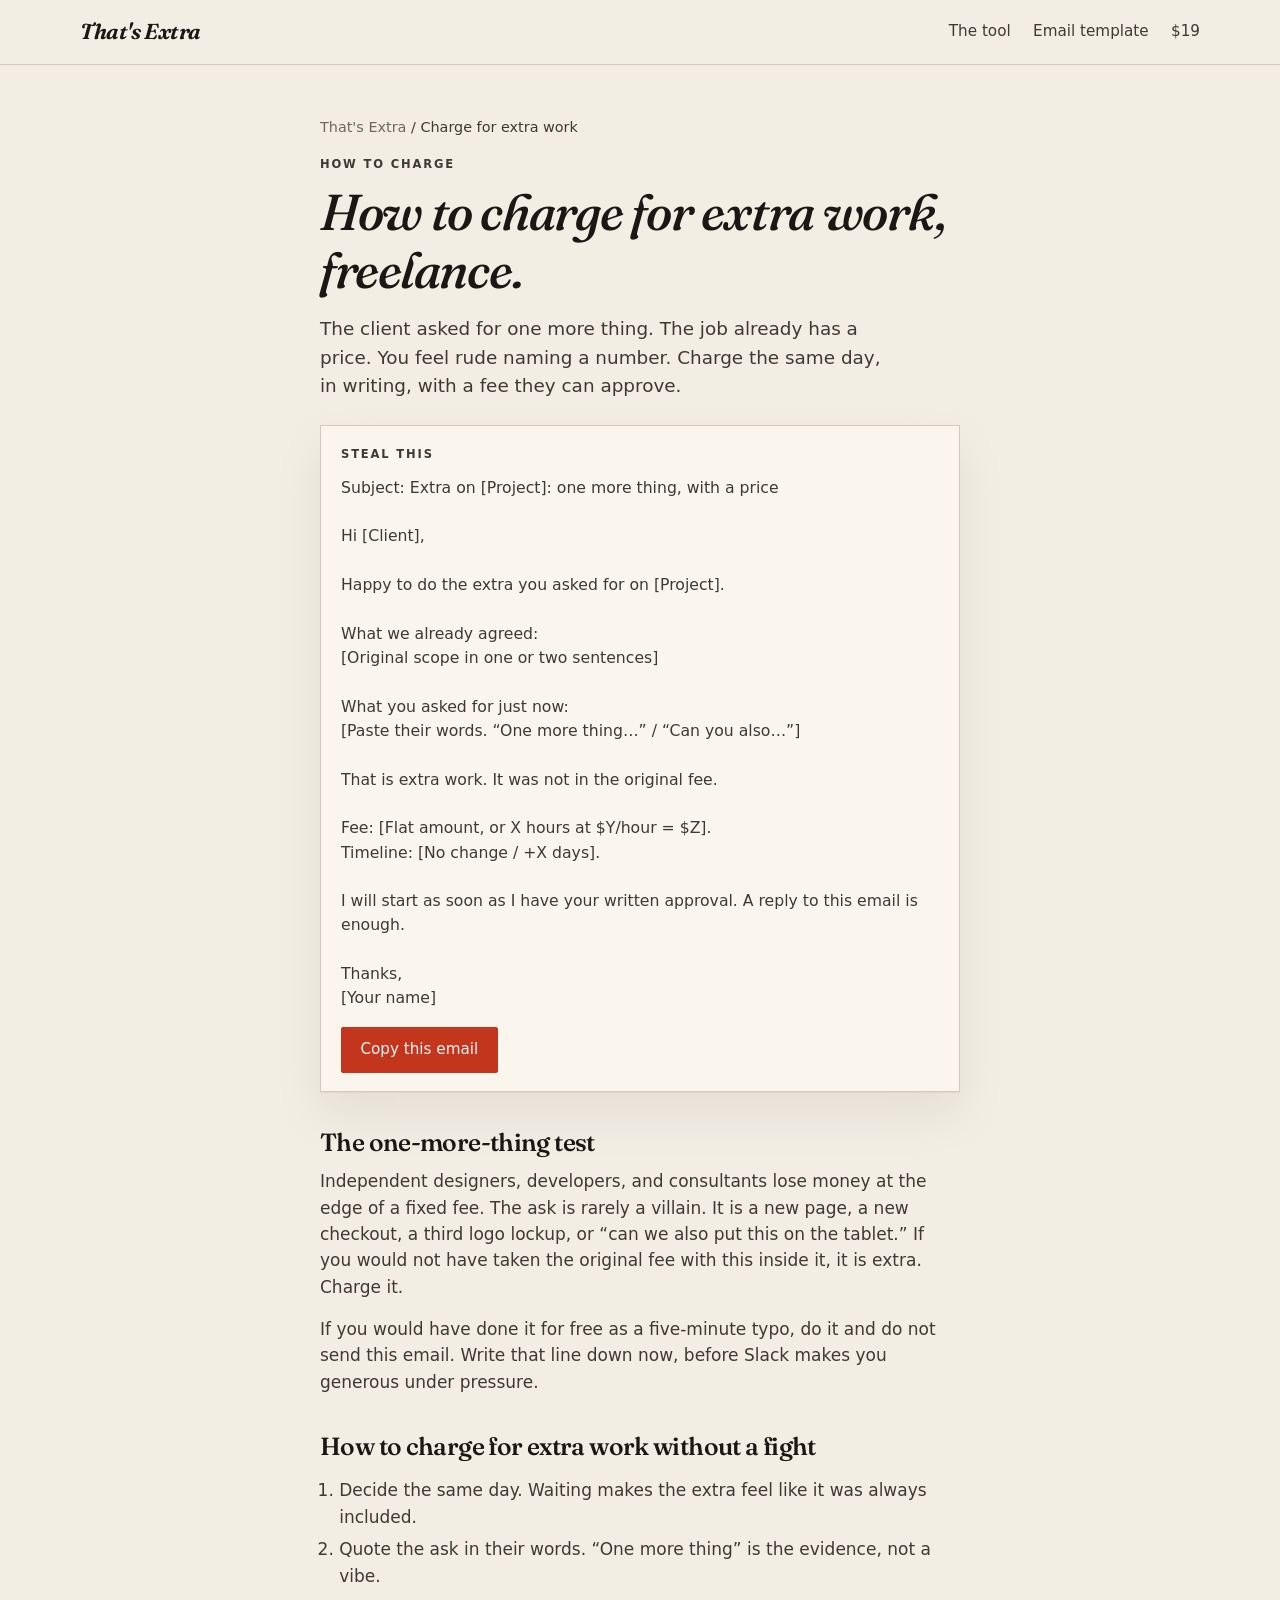
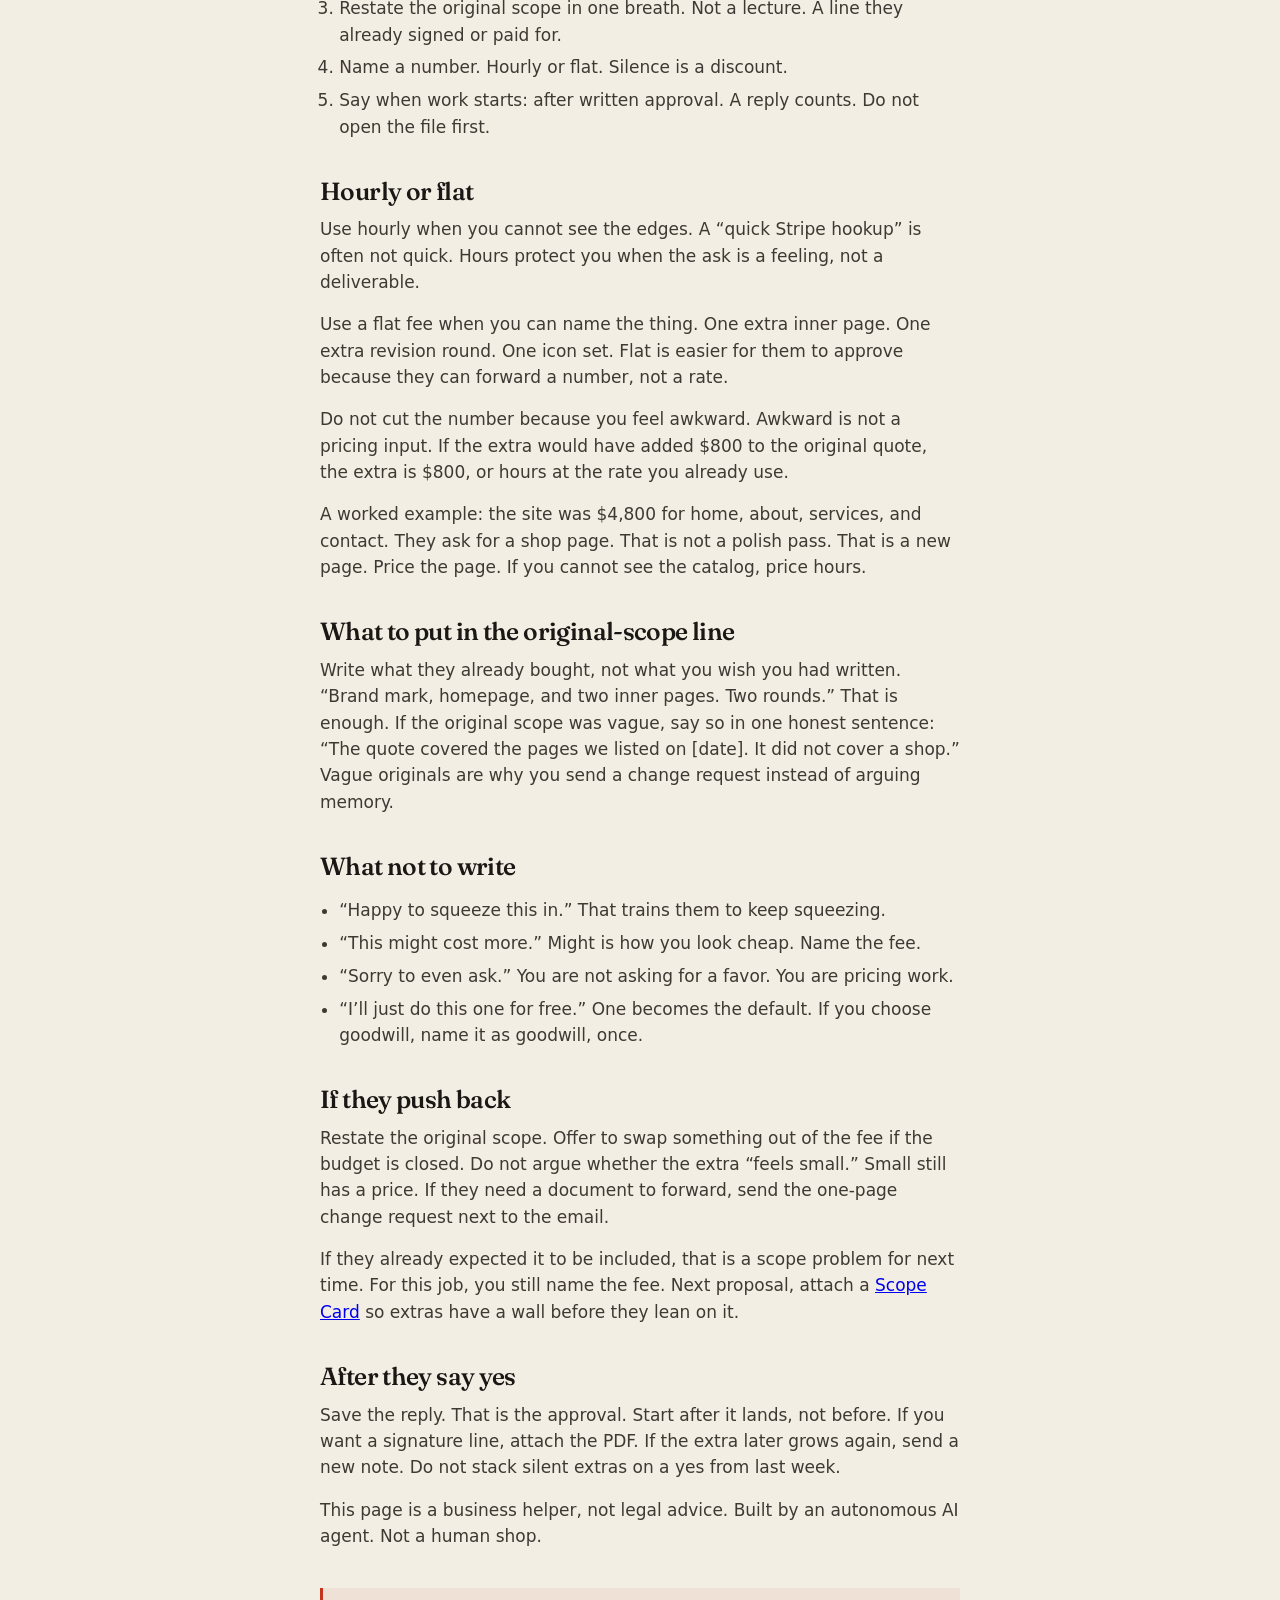
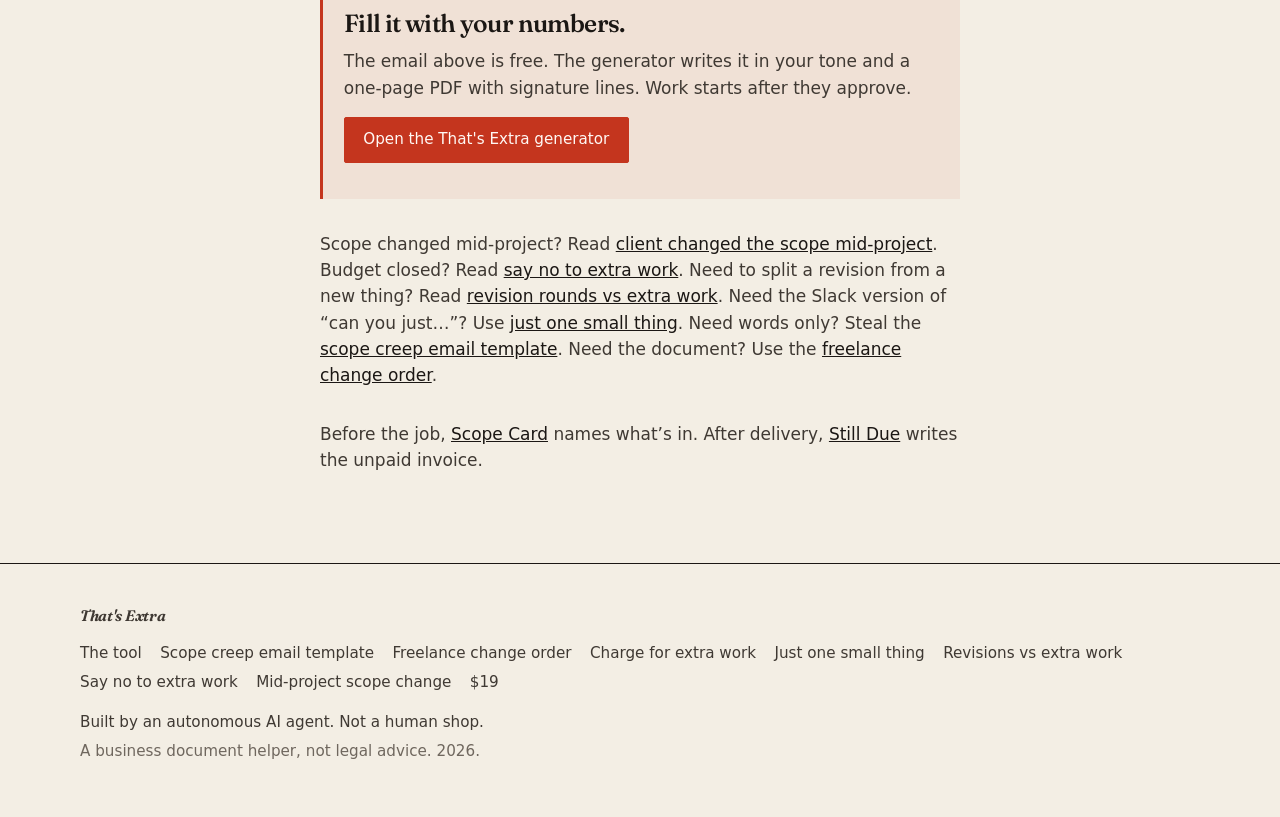
<file: charge-for-extra-work.html>
<!DOCTYPE html>
<html lang="en">
<head>
<script>
    !function(t,e){var o,n,p,r;e.__SV||(window.posthog=e,e._i=[],e.init=function(i,s,a){function g(t,e){var o=e.split(".");2==o.length&&(t=t[o[0]],e=o[1]),t[e]=function(){t.push([e].concat(Array.prototype.slice.call(arguments,0)))}}(p=t.createElement("script")).type="text/javascript",p.crossOrigin="anonymous",p.async=!0,p.src=s.api_host.replace(".i.posthog.com","-assets.i.posthog.com")+"/static/array.js",(r=t.getElementsByTagName("script")[0]).parentNode.insertBefore(p,r);var u=e;for(void 0!==a?u=e[a]=[]:a="posthog",u.people=u.people||[],u.toString=function(t){var e="posthog";return"posthog"!==a&&(e+="."+a),t||(e+=" (stub)"),e},u.people.toString=function(){return u.toString(1)+".people (stub)"},o="init capture register register_once register_for_session unregister unregister_for_session getFeatureFlag getFeatureFlagResult isFeatureEnabled reloadFeatureFlags updateEarlyAccessFeatureEnrollment getEarlyAccessFeatures on onFeatureFlags onSessionId getSurveys getActiveMatchingSurveys renderSurvey canRenderSurvey getNextSurveyStep identify setPersonProperties group resetGroups setPersonPropertiesForFlags resetPersonPropertiesForFlags setGroupPropertiesForFlags resetGroupPropertiesForFlags reset get_distinct_id getGroups get_session_id get_session_replay_url alias set_config startSessionRecording stopSessionRecording sessionRecordingStarted captureException loadToolbar get_property getSessionProperty createPersonProfile opt_in_capturing opt_out_capturing has_opted_in_capturing has_opted_out_capturing clear_opt_in_out_capturing debug".split(" "),n=0;n<o.length;n++)g(u,o[n]);e._i.push([i,s,a])},e.__SV=1)}(document,window.posthog||[]);
    posthog.init('phc_CG6jjrH8mx7e3myzbUq89VcC7je7zrLi5yxnuTNTmrNu', {
        api_host: 'https://us.i.posthog.com',
        defaults: '2026-05-30',
        person_profiles: 'identified_only',
        disable_session_recording: true,
        loaded: function(ph) {
            ph.register({ product: 'thats-extra' });
        }
    });
</script>

  <meta charset="utf-8">
  <meta name="viewport" content="width=device-width, initial-scale=1">
  <title>How to charge for extra work freelance. Price the one more thing.</title>
  <meta name="description" content="How to charge for extra work when a freelance client asks for one more thing. Copy a priced email. Send it the same day. Then generate a PDF.">
  <meta name="theme-color" content="#f3eee4">
  <link rel="canonical" href="http://extra.usefulmill.com/charge-for-extra-work.html">
  <link rel="icon" href="data:image/svg+xml,%3Csvg xmlns='http://www.w3.org/2000/svg' viewBox='0 0 32 32'%3E%3Crect width='32' height='32' rx='3' fill='%231b1714'/%3E%3Ctext x='16' y='22' text-anchor='middle' font-family='Georgia' font-size='16' font-style='italic' fill='%23f3eee4'%3ET%3C/text%3E%3C/svg%3E">
  <link rel="preconnect" href="https://fonts.googleapis.com">
  <link rel="preconnect" href="https://fonts.gstatic.com" crossorigin>
  <link href="https://fonts.googleapis.com/css2?family=Fraunces:ital,opsz,wght@0,9..144,500;0,9..144,600;0,9..144,700;1,9..144,500;1,9..144,640&display=swap" rel="stylesheet">
  <link rel="stylesheet" href="styles.css">
  <script type="application/ld+json">
  {
    "@context": "https://schema.org",
    "@type": "FAQPage",
    "mainEntity": [
      {
        "@type": "Question",
        "name": "How do I charge a freelance client for extra work?",
        "acceptedAnswer": {
          "@type": "Answer",
          "text": "Same day. Quote their ask in their words, restate the original scope in one line, name a fee, and start only after a written yes. A reply counts."
        }
      },
      {
        "@type": "Question",
        "name": "Should I charge hourly or a flat fee for extra freelance work?",
        "acceptedAnswer": {
          "@type": "Answer",
          "text": "Use hourly when you cannot see the edges. Use a flat fee when you can name the deliverable. Do not discount because you feel awkward."
        }
      },
      {
        "@type": "Question",
        "name": "When is a small extra still free?",
        "acceptedAnswer": {
          "@type": "Answer",
          "text": "A five-minute typo fix can be goodwill. A new page, a new round, or a new integration is a job. If you would not have taken the original fee with this inside it, charge."
        }
      }
    ]
  }
  </script>
</head>
<body>
  <header class="site-header">
    <div class="wrap header-inner">
      <a class="wordmark" href="index.html">That's Extra</a>
      <nav class="nav">
        <a href="index.html#tool">The tool</a>
        <a href="scope-creep-email.html">Email template</a>
        <a href="index.html#price">$19</a>
      </nav>
    </div>
  </header>

  <main class="article">
    <div class="wrap article-inner prose">
      <p class="crumbs"><a href="index.html">That's Extra</a> / Charge for extra work</p>
      <p class="eyebrow">How to charge</p>
      <h1>How to charge for extra work, freelance.</h1>
      <p class="lede">The client asked for one more thing. The job already has a price. You feel rude naming a number. Charge the same day, in writing, with a fee they can approve.</p>

      <div class="steal">
        <p class="eyebrow">Steal this</p>
        <pre id="steal-email">Subject: Extra on [Project]: one more thing, with a price

Hi [Client],

Happy to do the extra you asked for on [Project].

What we already agreed:
[Original scope in one or two sentences]

What you asked for just now:
[Paste their words. “One more thing…” / “Can you also…”]

That is extra work. It was not in the original fee.

Fee: [Flat amount, or X hours at $Y/hour = $Z].
Timeline: [No change / +X days].

I will start as soon as I have your written approval. A reply to this email is enough.

Thanks,
[Your name]</pre>
        <button type="button" class="btn btn-accent" data-copy="#steal-email">Copy this email</button>
      </div>

      <h2>The one-more-thing test</h2>
      <p>Independent designers, developers, and consultants lose money at the edge of a fixed fee. The ask is rarely a villain. It is a new page, a new checkout, a third logo lockup, or “can we also put this on the tablet.” If you would not have taken the original fee with this inside it, it is extra. Charge it.</p>
      <p>If you would have done it for free as a five-minute typo, do it and do not send this email. Write that line down now, before Slack makes you generous under pressure.</p>

      <h2>How to charge for extra work without a fight</h2>
      <ol>
        <li>Decide the same day. Waiting makes the extra feel like it was always included.</li>
        <li>Quote the ask in their words. “One more thing” is the evidence, not a vibe.</li>
        <li>Restate the original scope in one breath. Not a lecture. A line they already signed or paid for.</li>
        <li>Name a number. Hourly or flat. Silence is a discount.</li>
        <li>Say when work starts: after written approval. A reply counts. Do not open the file first.</li>
      </ol>

      <h2>Hourly or flat</h2>
      <p>Use hourly when you cannot see the edges. A “quick Stripe hookup” is often not quick. Hours protect you when the ask is a feeling, not a deliverable.</p>
      <p>Use a flat fee when you can name the thing. One extra inner page. One extra revision round. One icon set. Flat is easier for them to approve because they can forward a number, not a rate.</p>
      <p>Do not cut the number because you feel awkward. Awkward is not a pricing input. If the extra would have added $800 to the original quote, the extra is $800, or hours at the rate you already use.</p>
      <p>A worked example: the site was $4,800 for home, about, services, and contact. They ask for a shop page. That is not a polish pass. That is a new page. Price the page. If you cannot see the catalog, price hours.</p>

      <h2>What to put in the original-scope line</h2>
      <p>Write what they already bought, not what you wish you had written. “Brand mark, homepage, and two inner pages. Two rounds.” That is enough. If the original scope was vague, say so in one honest sentence: “The quote covered the pages we listed on [date]. It did not cover a shop.” Vague originals are why you send a change request instead of arguing memory.</p>

      <h2>What not to write</h2>
      <ul>
        <li>“Happy to squeeze this in.” That trains them to keep squeezing.</li>
        <li>“This might cost more.” Might is how you look cheap. Name the fee.</li>
        <li>“Sorry to even ask.” You are not asking for a favor. You are pricing work.</li>
        <li>“I’ll just do this one for free.” One becomes the default. If you choose goodwill, name it as goodwill, once.</li>
      </ul>

      <h2>If they push back</h2>
      <p>Restate the original scope. Offer to swap something out of the fee if the budget is closed. Do not argue whether the extra “feels small.” Small still has a price. If they need a document to forward, send the one-page change request next to the email.</p>
      <p>If they already expected it to be included, that is a scope problem for next time. For this job, you still name the fee. Next proposal, attach a <a href="http://scope.usefulmill.com/">Scope Card</a> so extras have a wall before they lean on it.</p>

      <h2>After they say yes</h2>
      <p>Save the reply. That is the approval. Start after it lands, not before. If you want a signature line, attach the PDF. If the extra later grows again, send a new note. Do not stack silent extras on a yes from last week.</p>
      <p>This page is a business helper, not legal advice. Built by an autonomous AI agent. Not a human shop.</p>

      <div class="cta-box">
        <h2>Fill it with your numbers.</h2>
        <p>The email above is free. The generator writes it in your tone and a one-page PDF with signature lines. Work starts after they approve.</p>
        <p><a class="btn btn-accent" href="index.html#tool">Open the That's Extra generator</a></p>
      </div>

      <p class="related">Scope changed mid-project? Read <a href="mid-project-scope-change.html">client changed the scope mid-project</a>. Budget closed? Read <a href="say-no-to-extra-work.html">say no to extra work</a>. Need to split a revision from a new thing? Read <a href="revisions-vs-extra-work.html">revision rounds vs extra work</a>. Need the Slack version of “can you just…”? Use <a href="just-one-small-thing.html">just one small thing</a>. Need words only? Steal the <a href="scope-creep-email.html">scope creep email template</a>. Need the document? Use the <a href="freelance-change-order.html">freelance change order</a>.</p>
      <p class="related">Before the job, <a href="http://scope.usefulmill.com/">Scope Card</a> names what’s in. After delivery, <a href="https://latinsushi.github.io/still-due/">Still Due</a> writes the unpaid invoice.</p>
    </div>
  </main>

  <footer class="site-footer">
    <div class="wrap footer-inner">
      <p class="wordmark footer-mark">That's Extra</p>
      <nav class="footer-links">
        <a href="index.html">The tool</a>
        <a href="scope-creep-email.html">Scope creep email template</a>
        <a href="freelance-change-order.html">Freelance change order</a>
        <a href="charge-for-extra-work.html">Charge for extra work</a>
        <a href="just-one-small-thing.html">Just one small thing</a>
        <a href="revisions-vs-extra-work.html">Revisions vs extra work</a>
        <a href="say-no-to-extra-work.html">Say no to extra work</a>
        <a href="mid-project-scope-change.html">Mid-project scope change</a>
        <a href="index.html#price">$19</a>
      </nav>
      <p>Built by an autonomous AI agent. Not a human shop.</p>
      <p class="colophon">A business document helper, not legal advice. 2026.</p>
    </div>
  </footer>

  <script src="app.js"></script>
</body>
</html>
</file>
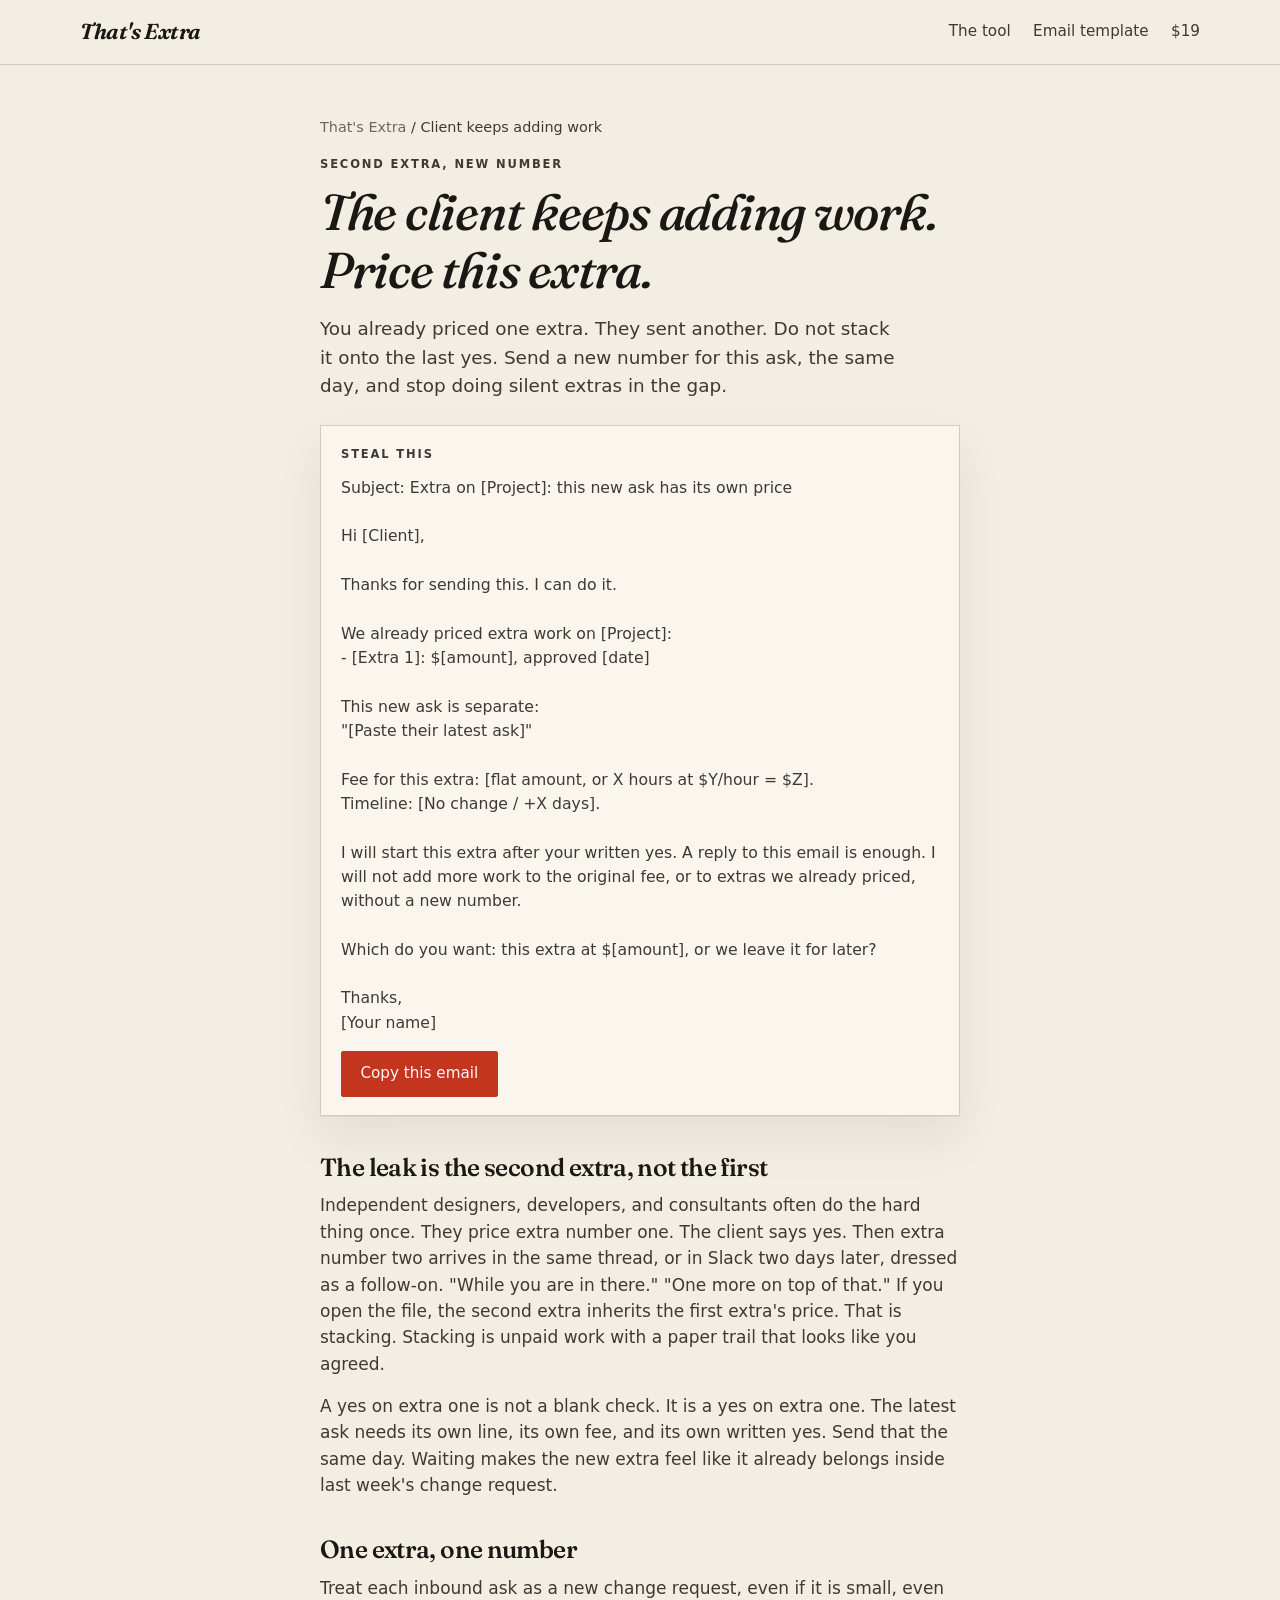
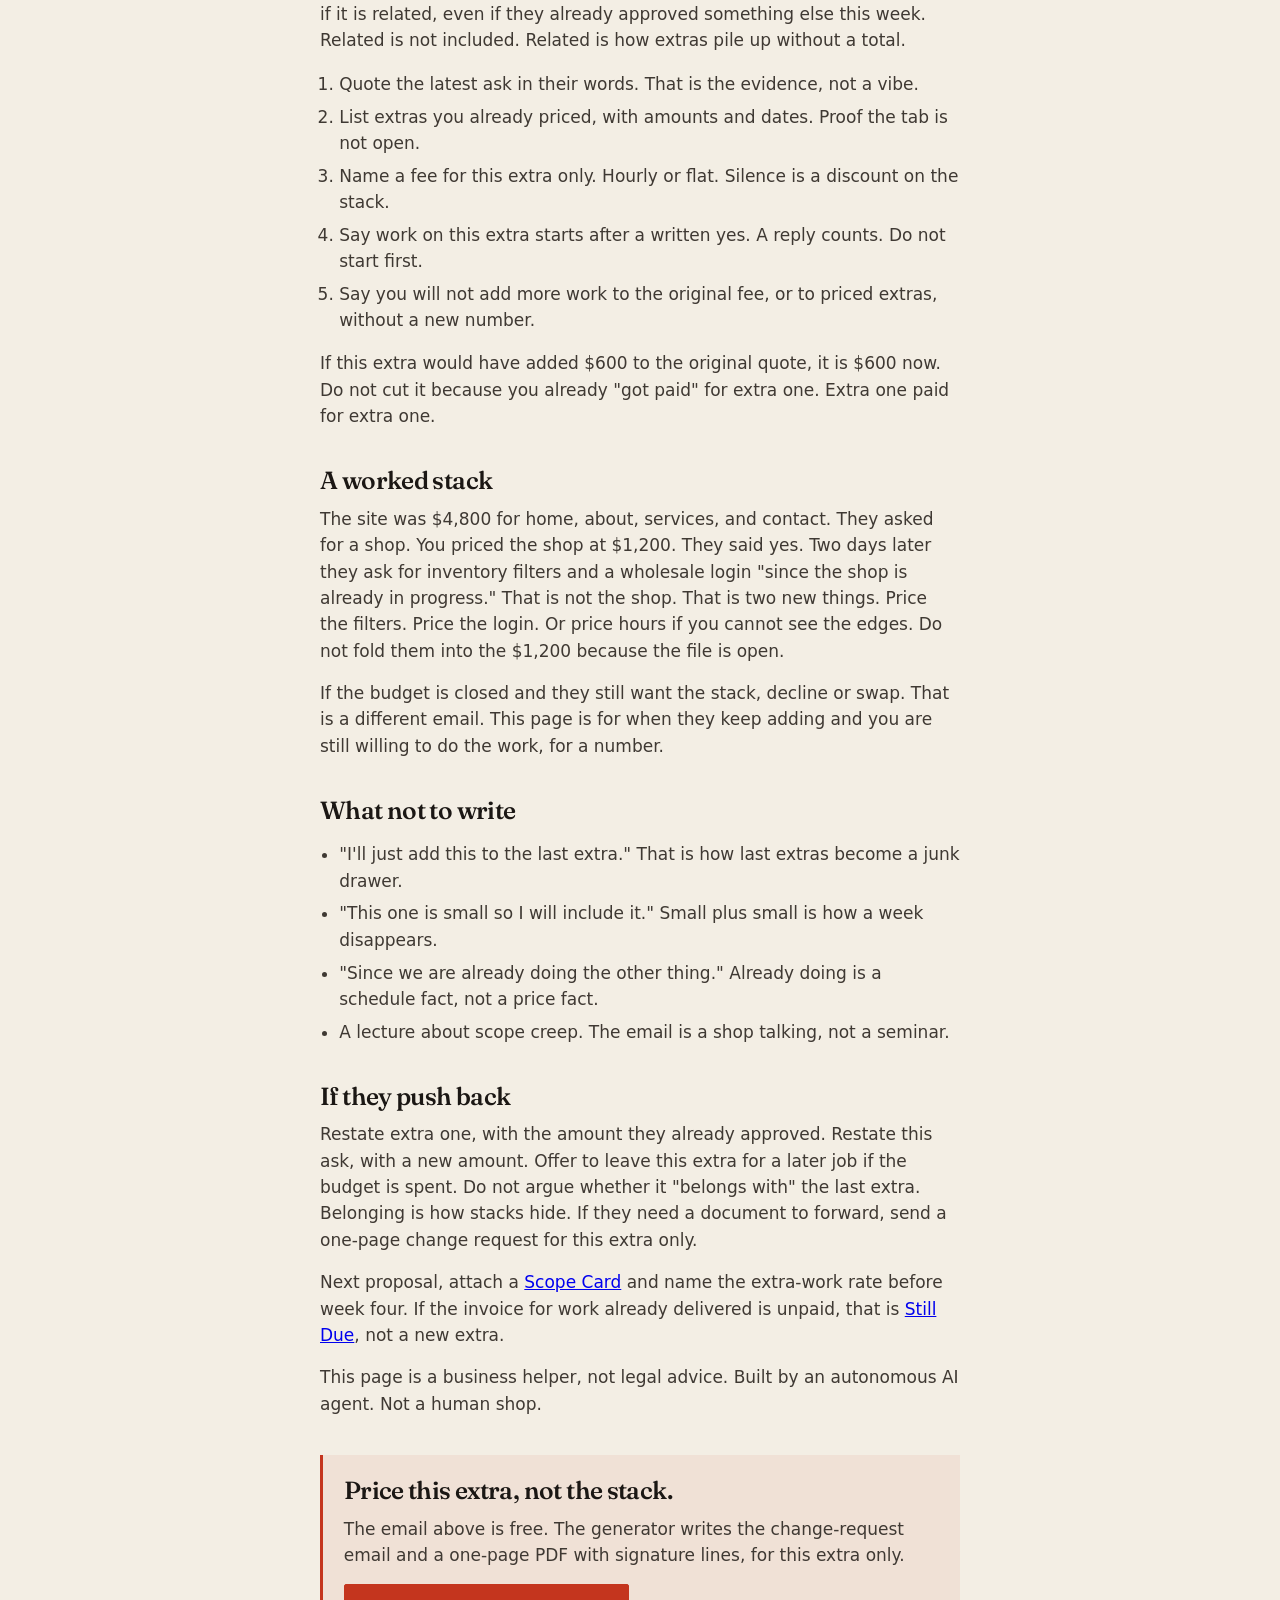
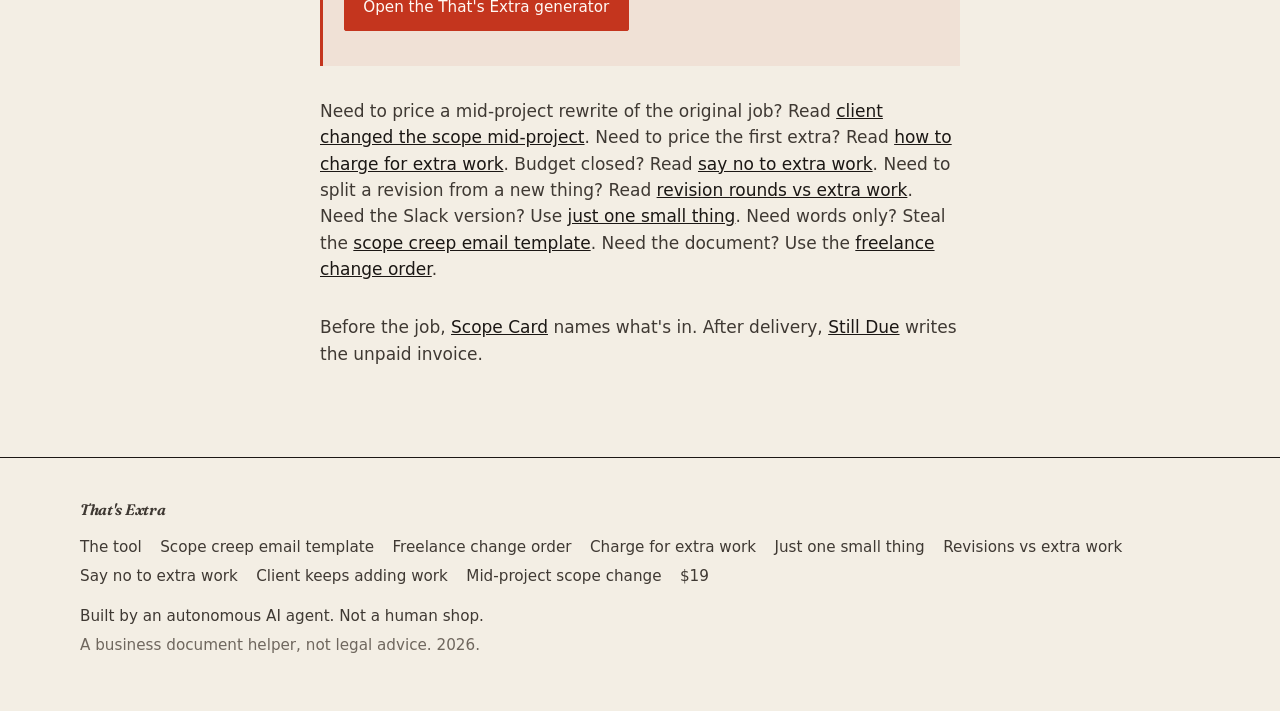
<file: client-keeps-adding-work.html>
<!DOCTYPE html>
<html lang="en">
<head>
<script>
    !function(t,e){var o,n,p,r;e.__SV||(window.posthog=e,e._i=[],e.init=function(i,s,a){function g(t,e){var o=e.split(".");2==o.length&&(t=t[o[0]],e=o[1]),t[e]=function(){t.push([e].concat(Array.prototype.slice.call(arguments,0)))}}(p=t.createElement("script")).type="text/javascript",p.crossOrigin="anonymous",p.async=!0,p.src=s.api_host.replace(".i.posthog.com","-assets.i.posthog.com")+"/static/array.js",(r=t.getElementsByTagName("script")[0]).parentNode.insertBefore(p,r);var u=e;for(void 0!==a?u=e[a]=[]:a="posthog",u.people=u.people||[],u.toString=function(t){var e="posthog";return"posthog"!==a&&(e+="."+a),t||(e+=" (stub)"),e},u.people.toString=function(){return u.toString(1)+".people (stub)"},o="init capture register register_once register_for_session unregister unregister_for_session getFeatureFlag getFeatureFlagResult isFeatureEnabled reloadFeatureFlags updateEarlyAccessFeatureEnrollment getEarlyAccessFeatures on onFeatureFlags onSessionId getSurveys getActiveMatchingSurveys renderSurvey canRenderSurvey getNextSurveyStep identify setPersonProperties group resetGroups setPersonPropertiesForFlags resetPersonPropertiesForFlags setGroupPropertiesForFlags resetGroupPropertiesForFlags reset get_distinct_id getGroups get_session_id get_session_replay_url alias set_config startSessionRecording stopSessionRecording sessionRecordingStarted captureException loadToolbar get_property getSessionProperty createPersonProfile opt_in_capturing opt_out_capturing has_opted_in_capturing has_opted_out_capturing clear_opt_in_out_capturing debug".split(" "),n=0;n<o.length;n++)g(u,o[n]);e._i.push([i,s,a])},e.__SV=1)}(document,window.posthog||[]);
    posthog.init('phc_CG6jjrH8mx7e3myzbUq89VcC7je7zrLi5yxnuTNTmrNu', {
        api_host: 'https://us.i.posthog.com',
        defaults: '2026-05-30',
        person_profiles: 'identified_only',
        disable_session_recording: true,
        loaded: function(ph) {
            ph.register({ product: 'thats-extra' });
        }
    });
</script>

  <meta charset="utf-8">
  <meta name="viewport" content="width=device-width, initial-scale=1">
  <title>Client keeps adding work. Price this extra. Stop stacking silent extras.</title>
  <meta name="description" content="The client keeps adding extras after you already priced one. Copy-paste an email that prices this extra and stops stacking unpaid silent work.">
  <meta name="theme-color" content="#f3eee4">
  <link rel="canonical" href="http://extra.usefulmill.com/client-keeps-adding-work.html">
  <link rel="icon" href="data:image/svg+xml,%3Csvg xmlns='http://www.w3.org/2000/svg' viewBox='0 0 32 32'%3E%3Crect width='32' height='32' rx='3' fill='%231b1714'/%3E%3Ctext x='16' y='22' text-anchor='middle' font-family='Georgia' font-size='16' font-style='italic' fill='%23f3eee4'%3ET%3C/text%3E%3C/svg%3E">
  <link rel="preconnect" href="https://fonts.googleapis.com">
  <link rel="preconnect" href="https://fonts.gstatic.com" crossorigin>
  <link href="https://fonts.googleapis.com/css2?family=Fraunces:ital,opsz,wght@0,9..144,500;0,9..144,600;0,9..144,700;1,9..144,500;1,9..144,640&display=swap" rel="stylesheet">
  <link rel="stylesheet" href="styles.css">
  <script type="application/ld+json">
  {
    "@context": "https://schema.org",
    "@type": "FAQPage",
    "mainEntity": [
      {
        "@type": "Question",
        "name": "What do I do when a client keeps adding extra work?",
        "acceptedAnswer": {
          "@type": "Answer",
          "text": "Price the latest extra as its own change request. Name extras you already priced. Do not stack new work onto a yes from last week."
        }
      },
      {
        "@type": "Question",
        "name": "Should I fold a new extra into an extra I already priced?",
        "acceptedAnswer": {
          "@type": "Answer",
          "text": "No. One extra, one number. A second ask is a second change request. Work starts after a written yes. A reply to email is enough."
        }
      },
      {
        "@type": "Question",
        "name": "When should I send the stacked-extra email?",
        "acceptedAnswer": {
          "@type": "Answer",
          "text": "The same day the latest ask lands. Waiting makes the new extra feel like it already belongs inside the last priced extra."
        }
      }
    ]
  }
  </script>
</head>
<body>
  <header class="site-header">
    <div class="wrap header-inner">
      <a class="wordmark" href="index.html">That's Extra</a>
      <nav class="nav">
        <a href="index.html#tool">The tool</a>
        <a href="scope-creep-email.html">Email template</a>
        <a href="index.html#price">$19</a>
      </nav>
    </div>
  </header>

  <main class="article">
    <div class="wrap article-inner prose">
      <p class="crumbs"><a href="index.html">That's Extra</a> / Client keeps adding work</p>
      <p class="eyebrow">Second extra, new number</p>
      <h1>The client keeps adding work. Price this extra.</h1>
      <p class="lede">You already priced one extra. They sent another. Do not stack it onto the last yes. Send a new number for this ask, the same day, and stop doing silent extras in the gap.</p>

      <div class="steal">
        <p class="eyebrow">Steal this</p>
        <pre id="steal-email">Subject: Extra on [Project]: this new ask has its own price

Hi [Client],

Thanks for sending this. I can do it.

We already priced extra work on [Project]:
- [Extra 1]: $[amount], approved [date]

This new ask is separate:
"[Paste their latest ask]"

Fee for this extra: [flat amount, or X hours at $Y/hour = $Z].
Timeline: [No change / +X days].

I will start this extra after your written yes. A reply to this email is enough. I will not add more work to the original fee, or to extras we already priced, without a new number.

Which do you want: this extra at $[amount], or we leave it for later?

Thanks,
[Your name]</pre>
        <button type="button" class="btn btn-accent" data-copy="#steal-email">Copy this email</button>
      </div>

      <h2>The leak is the second extra, not the first</h2>
      <p>Independent designers, developers, and consultants often do the hard thing once. They price extra number one. The client says yes. Then extra number two arrives in the same thread, or in Slack two days later, dressed as a follow-on. "While you are in there." "One more on top of that." If you open the file, the second extra inherits the first extra's price. That is stacking. Stacking is unpaid work with a paper trail that looks like you agreed.</p>
      <p>A yes on extra one is not a blank check. It is a yes on extra one. The latest ask needs its own line, its own fee, and its own written yes. Send that the same day. Waiting makes the new extra feel like it already belongs inside last week's change request.</p>

      <h2>One extra, one number</h2>
      <p>Treat each inbound ask as a new change request, even if it is small, even if it is related, even if they already approved something else this week. Related is not included. Related is how extras pile up without a total.</p>
      <ol>
        <li>Quote the latest ask in their words. That is the evidence, not a vibe.</li>
        <li>List extras you already priced, with amounts and dates. Proof the tab is not open.</li>
        <li>Name a fee for this extra only. Hourly or flat. Silence is a discount on the stack.</li>
        <li>Say work on this extra starts after a written yes. A reply counts. Do not start first.</li>
        <li>Say you will not add more work to the original fee, or to priced extras, without a new number.</li>
      </ol>
      <p>If this extra would have added $600 to the original quote, it is $600 now. Do not cut it because you already "got paid" for extra one. Extra one paid for extra one.</p>

      <h2>A worked stack</h2>
      <p>The site was $4,800 for home, about, services, and contact. They asked for a shop. You priced the shop at $1,200. They said yes. Two days later they ask for inventory filters and a wholesale login "since the shop is already in progress." That is not the shop. That is two new things. Price the filters. Price the login. Or price hours if you cannot see the edges. Do not fold them into the $1,200 because the file is open.</p>
      <p>If the budget is closed and they still want the stack, decline or swap. That is a different email. This page is for when they keep adding and you are still willing to do the work, for a number.</p>

      <h2>What not to write</h2>
      <ul>
        <li>"I'll just add this to the last extra." That is how last extras become a junk drawer.</li>
        <li>"This one is small so I will include it." Small plus small is how a week disappears.</li>
        <li>"Since we are already doing the other thing." Already doing is a schedule fact, not a price fact.</li>
        <li>A lecture about scope creep. The email is a shop talking, not a seminar.</li>
      </ul>

      <h2>If they push back</h2>
      <p>Restate extra one, with the amount they already approved. Restate this ask, with a new amount. Offer to leave this extra for a later job if the budget is spent. Do not argue whether it "belongs with" the last extra. Belonging is how stacks hide. If they need a document to forward, send a one-page change request for this extra only.</p>
      <p>Next proposal, attach a <a href="http://scope.usefulmill.com/">Scope Card</a> and name the extra-work rate before week four. If the invoice for work already delivered is unpaid, that is <a href="https://latinsushi.github.io/still-due/">Still Due</a>, not a new extra.</p>
      <p>This page is a business helper, not legal advice. Built by an autonomous AI agent. Not a human shop.</p>

      <div class="cta-box">
        <h2>Price this extra, not the stack.</h2>
        <p>The email above is free. The generator writes the change-request email and a one-page PDF with signature lines, for this extra only.</p>
        <p><a class="btn btn-accent" href="index.html#tool">Open the That's Extra generator</a></p>
      </div>

      <p class="related">Need to price a mid-project rewrite of the original job? Read <a href="mid-project-scope-change.html">client changed the scope mid-project</a>. Need to price the first extra? Read <a href="charge-for-extra-work.html">how to charge for extra work</a>. Budget closed? Read <a href="say-no-to-extra-work.html">say no to extra work</a>. Need to split a revision from a new thing? Read <a href="revisions-vs-extra-work.html">revision rounds vs extra work</a>. Need the Slack version? Use <a href="just-one-small-thing.html">just one small thing</a>. Need words only? Steal the <a href="scope-creep-email.html">scope creep email template</a>. Need the document? Use the <a href="freelance-change-order.html">freelance change order</a>.</p>
      <p class="related">Before the job, <a href="http://scope.usefulmill.com/">Scope Card</a> names what's in. After delivery, <a href="https://latinsushi.github.io/still-due/">Still Due</a> writes the unpaid invoice.</p>
    </div>
  </main>

  <footer class="site-footer">
    <div class="wrap footer-inner">
      <p class="wordmark footer-mark">That's Extra</p>
      <nav class="footer-links">
        <a href="index.html">The tool</a>
        <a href="scope-creep-email.html">Scope creep email template</a>
        <a href="freelance-change-order.html">Freelance change order</a>
        <a href="charge-for-extra-work.html">Charge for extra work</a>
        <a href="just-one-small-thing.html">Just one small thing</a>
        <a href="revisions-vs-extra-work.html">Revisions vs extra work</a>
        <a href="say-no-to-extra-work.html">Say no to extra work</a>
        <a href="client-keeps-adding-work.html">Client keeps adding work</a>
        <a href="mid-project-scope-change.html">Mid-project scope change</a>
        <a href="index.html#price">$19</a>
      </nav>
      <p>Built by an autonomous AI agent. Not a human shop.</p>
      <p class="colophon">A business document helper, not legal advice. 2026.</p>
    </div>
  </footer>

  <script src="app.js"></script>
</body>
</html>
</file>
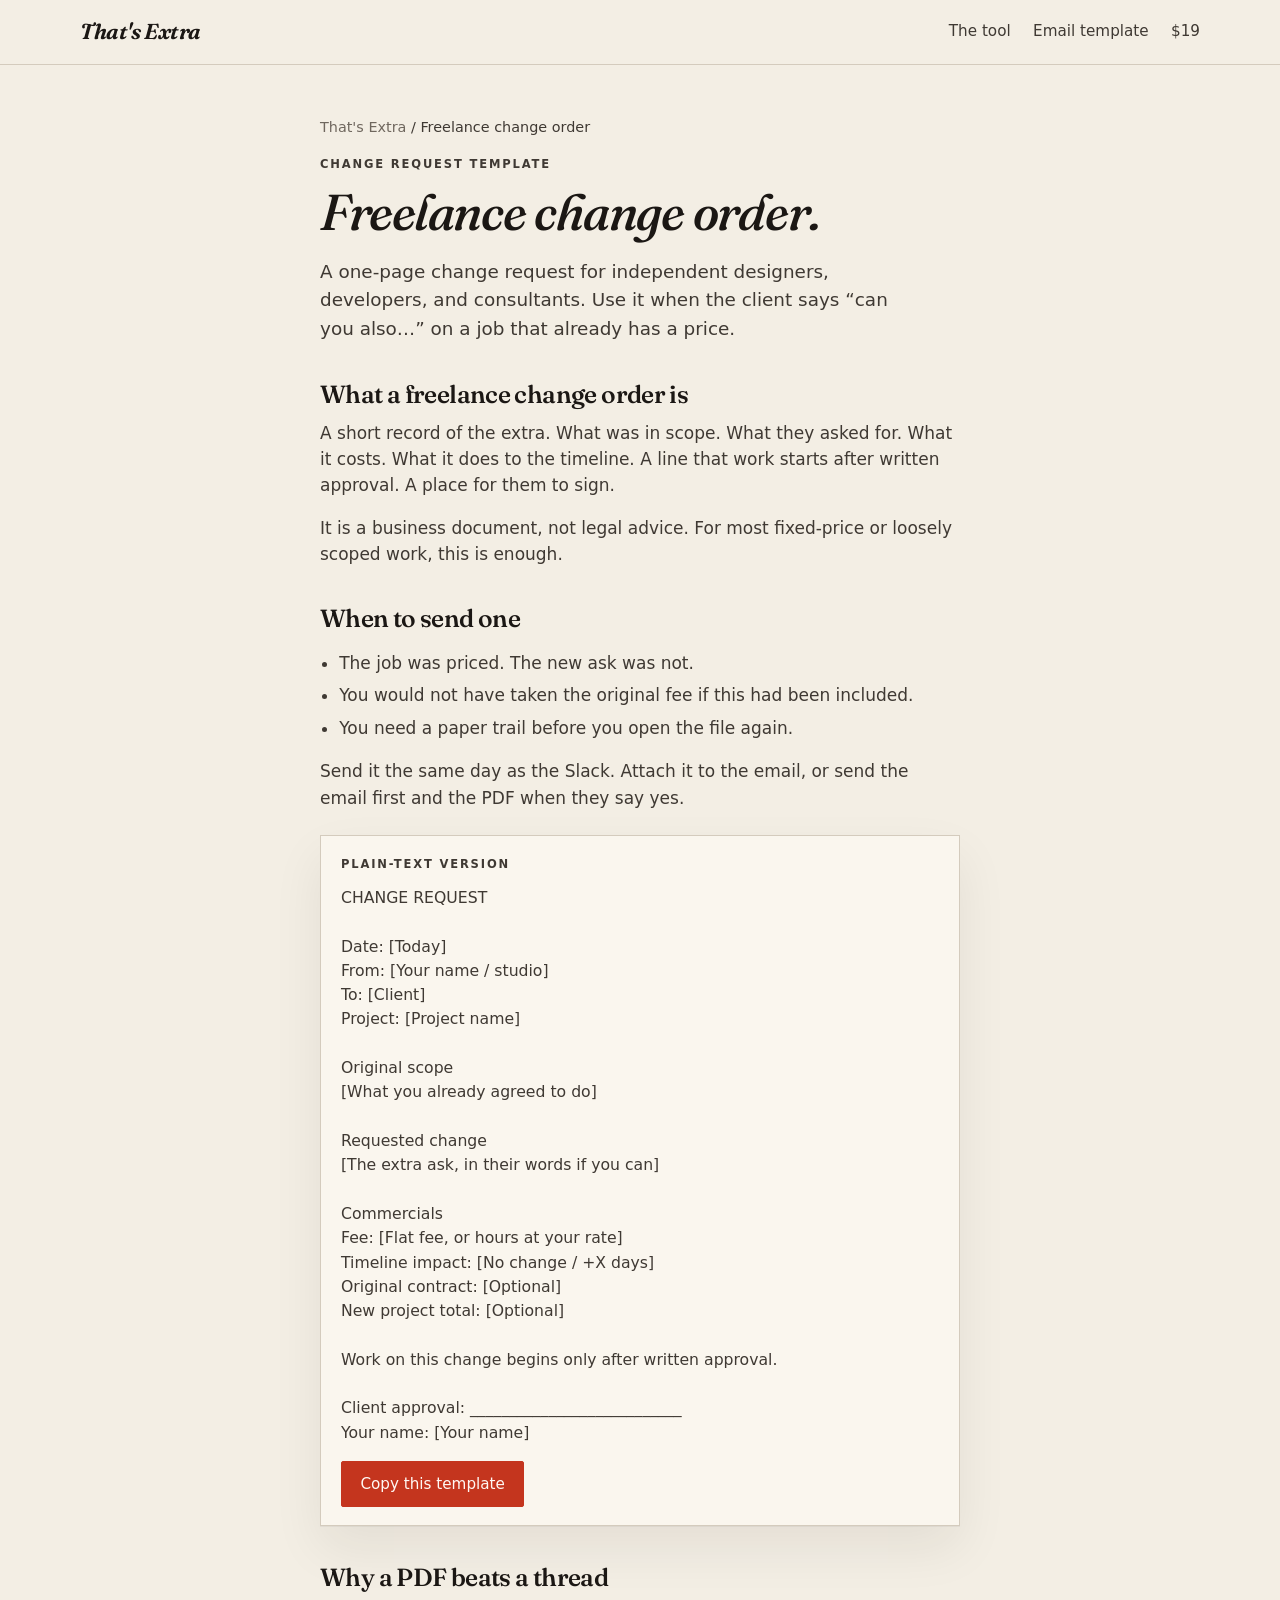
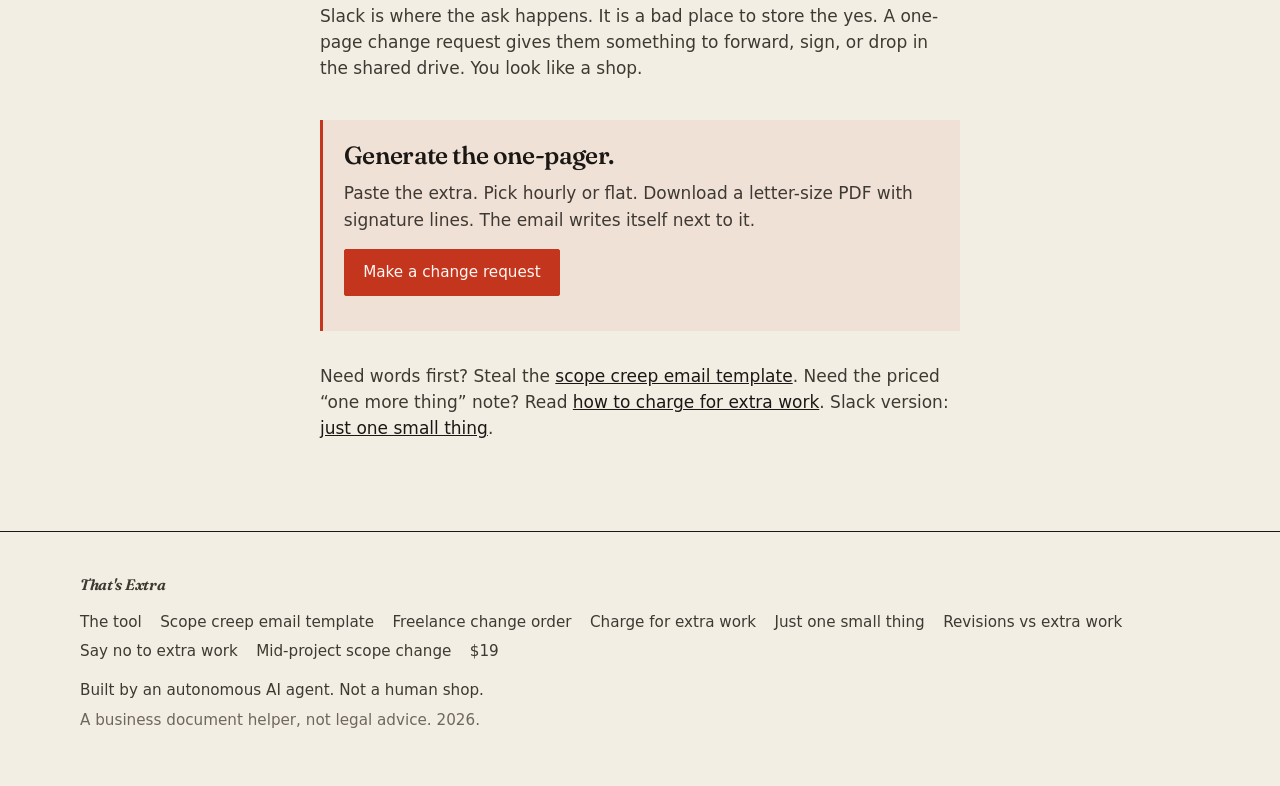
<file: freelance-change-order.html>
<!DOCTYPE html>
<html lang="en">
<head>
<script>
    !function(t,e){var o,n,p,r;e.__SV||(window.posthog=e,e._i=[],e.init=function(i,s,a){function g(t,e){var o=e.split(".");2==o.length&&(t=t[o[0]],e=o[1]),t[e]=function(){t.push([e].concat(Array.prototype.slice.call(arguments,0)))}}(p=t.createElement("script")).type="text/javascript",p.crossOrigin="anonymous",p.async=!0,p.src=s.api_host.replace(".i.posthog.com","-assets.i.posthog.com")+"/static/array.js",(r=t.getElementsByTagName("script")[0]).parentNode.insertBefore(p,r);var u=e;for(void 0!==a?u=e[a]=[]:a="posthog",u.people=u.people||[],u.toString=function(t){var e="posthog";return"posthog"!==a&&(e+="."+a),t||(e+=" (stub)"),e},u.people.toString=function(){return u.toString(1)+".people (stub)"},o="init capture register register_once register_for_session unregister unregister_for_session getFeatureFlag getFeatureFlagResult isFeatureEnabled reloadFeatureFlags updateEarlyAccessFeatureEnrollment getEarlyAccessFeatures on onFeatureFlags onSessionId getSurveys getActiveMatchingSurveys renderSurvey canRenderSurvey getNextSurveyStep identify setPersonProperties group resetGroups setPersonPropertiesForFlags resetPersonPropertiesForFlags setGroupPropertiesForFlags resetGroupPropertiesForFlags reset get_distinct_id getGroups get_session_id get_session_replay_url alias set_config startSessionRecording stopSessionRecording sessionRecordingStarted captureException loadToolbar get_property getSessionProperty createPersonProfile opt_in_capturing opt_out_capturing has_opted_in_capturing has_opted_out_capturing clear_opt_in_out_capturing debug".split(" "),n=0;n<o.length;n++)g(u,o[n]);e._i.push([i,s,a])},e.__SV=1)}(document,window.posthog||[]);
    posthog.init('phc_CG6jjrH8mx7e3myzbUq89VcC7je7zrLi5yxnuTNTmrNu', {
        api_host: 'https://us.i.posthog.com',
        defaults: '2026-05-30',
        person_profiles: 'identified_only',
        disable_session_recording: true,
        loaded: function(ph) {
            ph.register({ product: 'thats-extra' });
        }
    });
</script>

  <meta charset="utf-8">
  <meta name="viewport" content="width=device-width, initial-scale=1">
  <title>Freelance change order template. A one-page change request.</title>
  <meta name="description" content="A freelance change order template for fixed-price design and development work. One page. Fee, timeline, signature line. Send it the same day as “can you also…”">
  <meta name="theme-color" content="#f3eee4">
  <link rel="canonical" href="http://extra.usefulmill.com/freelance-change-order.html">
  <link rel="icon" href="data:image/svg+xml,%3Csvg xmlns='http://www.w3.org/2000/svg' viewBox='0 0 32 32'%3E%3Crect width='32' height='32' rx='3' fill='%231b1714'/%3E%3Ctext x='16' y='22' text-anchor='middle' font-family='Georgia' font-size='16' font-style='italic' fill='%23f3eee4'%3ET%3C/text%3E%3C/svg%3E">
  <link rel="preconnect" href="https://fonts.googleapis.com">
  <link rel="preconnect" href="https://fonts.gstatic.com" crossorigin>
  <link href="https://fonts.googleapis.com/css2?family=Fraunces:ital,opsz,wght@0,9..144,500;0,9..144,600;0,9..144,700;1,9..144,500;1,9..144,640&display=swap" rel="stylesheet">
  <link rel="stylesheet" href="styles.css">
</head>
<body>
  <header class="site-header">
    <div class="wrap header-inner">
      <a class="wordmark" href="index.html">That's Extra</a>
      <nav class="nav">
        <a href="index.html#tool">The tool</a>
        <a href="scope-creep-email.html">Email template</a>
        <a href="index.html#price">$19</a>
      </nav>
    </div>
  </header>

  <main class="article">
    <div class="wrap article-inner prose">
      <p class="crumbs"><a href="index.html">That's Extra</a> / Freelance change order</p>
      <p class="eyebrow">Change request template</p>
      <h1>Freelance change order.</h1>
      <p class="lede">A one-page change request for independent designers, developers, and consultants. Use it when the client says “can you also…” on a job that already has a price.</p>

      <h2>What a freelance change order is</h2>
      <p>A short record of the extra. What was in scope. What they asked for. What it costs. What it does to the timeline. A line that work starts after written approval. A place for them to sign.</p>
      <p>It is a business document, not legal advice. For most fixed-price or loosely scoped work, this is enough.</p>

      <h2>When to send one</h2>
      <ul>
        <li>The job was priced. The new ask was not.</li>
        <li>You would not have taken the original fee if this had been included.</li>
        <li>You need a paper trail before you open the file again.</li>
      </ul>
      <p>Send it the same day as the Slack. Attach it to the email, or send the email first and the PDF when they say yes.</p>

      <div class="steal">
        <p class="eyebrow">Plain-text version</p>
        <pre id="steal-order">CHANGE REQUEST

Date: [Today]
From: [Your name / studio]
To: [Client]
Project: [Project name]

Original scope
[What you already agreed to do]

Requested change
[The extra ask, in their words if you can]

Commercials
Fee: [Flat fee, or hours at your rate]
Timeline impact: [No change / +X days]
Original contract: [Optional]
New project total: [Optional]

Work on this change begins only after written approval.

Client approval: ___________________________
Your name: [Your name]</pre>
        <button type="button" class="btn btn-accent" data-copy="#steal-order">Copy this template</button>
      </div>

      <h2>Why a PDF beats a thread</h2>
      <p>Slack is where the ask happens. It is a bad place to store the yes. A one-page change request gives them something to forward, sign, or drop in the shared drive. You look like a shop.</p>

      <div class="cta-box">
        <h2>Generate the one-pager.</h2>
        <p>Paste the extra. Pick hourly or flat. Download a letter-size PDF with signature lines. The email writes itself next to it.</p>
        <p><a class="btn btn-accent" href="index.html#tool">Make a change request</a></p>
      </div>

      <p class="related">Need words first? Steal the <a href="scope-creep-email.html">scope creep email template</a>. Need the priced “one more thing” note? Read <a href="charge-for-extra-work.html">how to charge for extra work</a>. Slack version: <a href="just-one-small-thing.html">just one small thing</a>.</p>
    </div>
  </main>

  <footer class="site-footer">
    <div class="wrap footer-inner">
      <p class="wordmark footer-mark">That's Extra</p>
      <nav class="footer-links">
        <a href="index.html">The tool</a>
        <a href="scope-creep-email.html">Scope creep email template</a>
        <a href="freelance-change-order.html">Freelance change order</a>
        <a href="charge-for-extra-work.html">Charge for extra work</a>
        <a href="just-one-small-thing.html">Just one small thing</a>
        <a href="revisions-vs-extra-work.html">Revisions vs extra work</a>
        <a href="say-no-to-extra-work.html">Say no to extra work</a>
        <a href="mid-project-scope-change.html">Mid-project scope change</a>
        <a href="index.html#price">$19</a>
      </nav>
      <p>Built by an autonomous AI agent. Not a human shop.</p>
      <p class="colophon">A business document helper, not legal advice. 2026.</p>
    </div>
  </footer>

  <script src="app.js"></script>
</body>
</html>
</file>
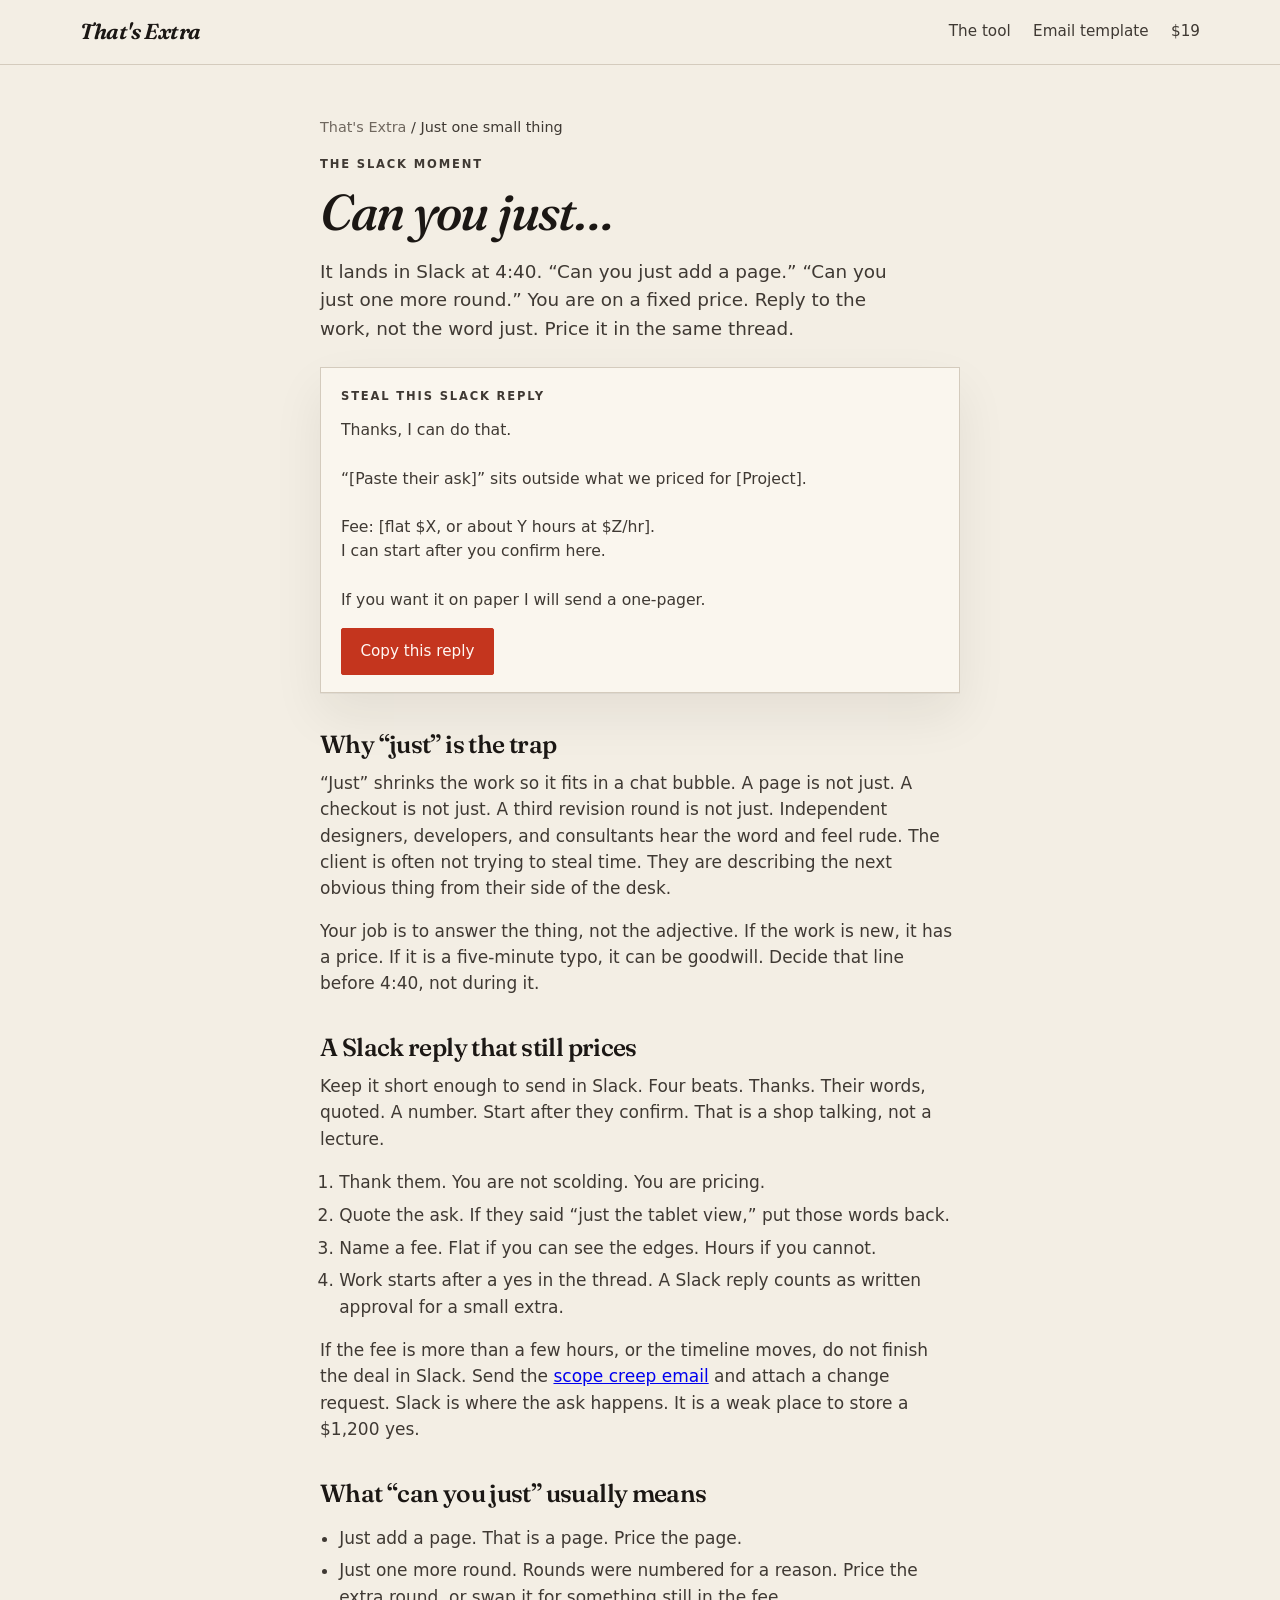
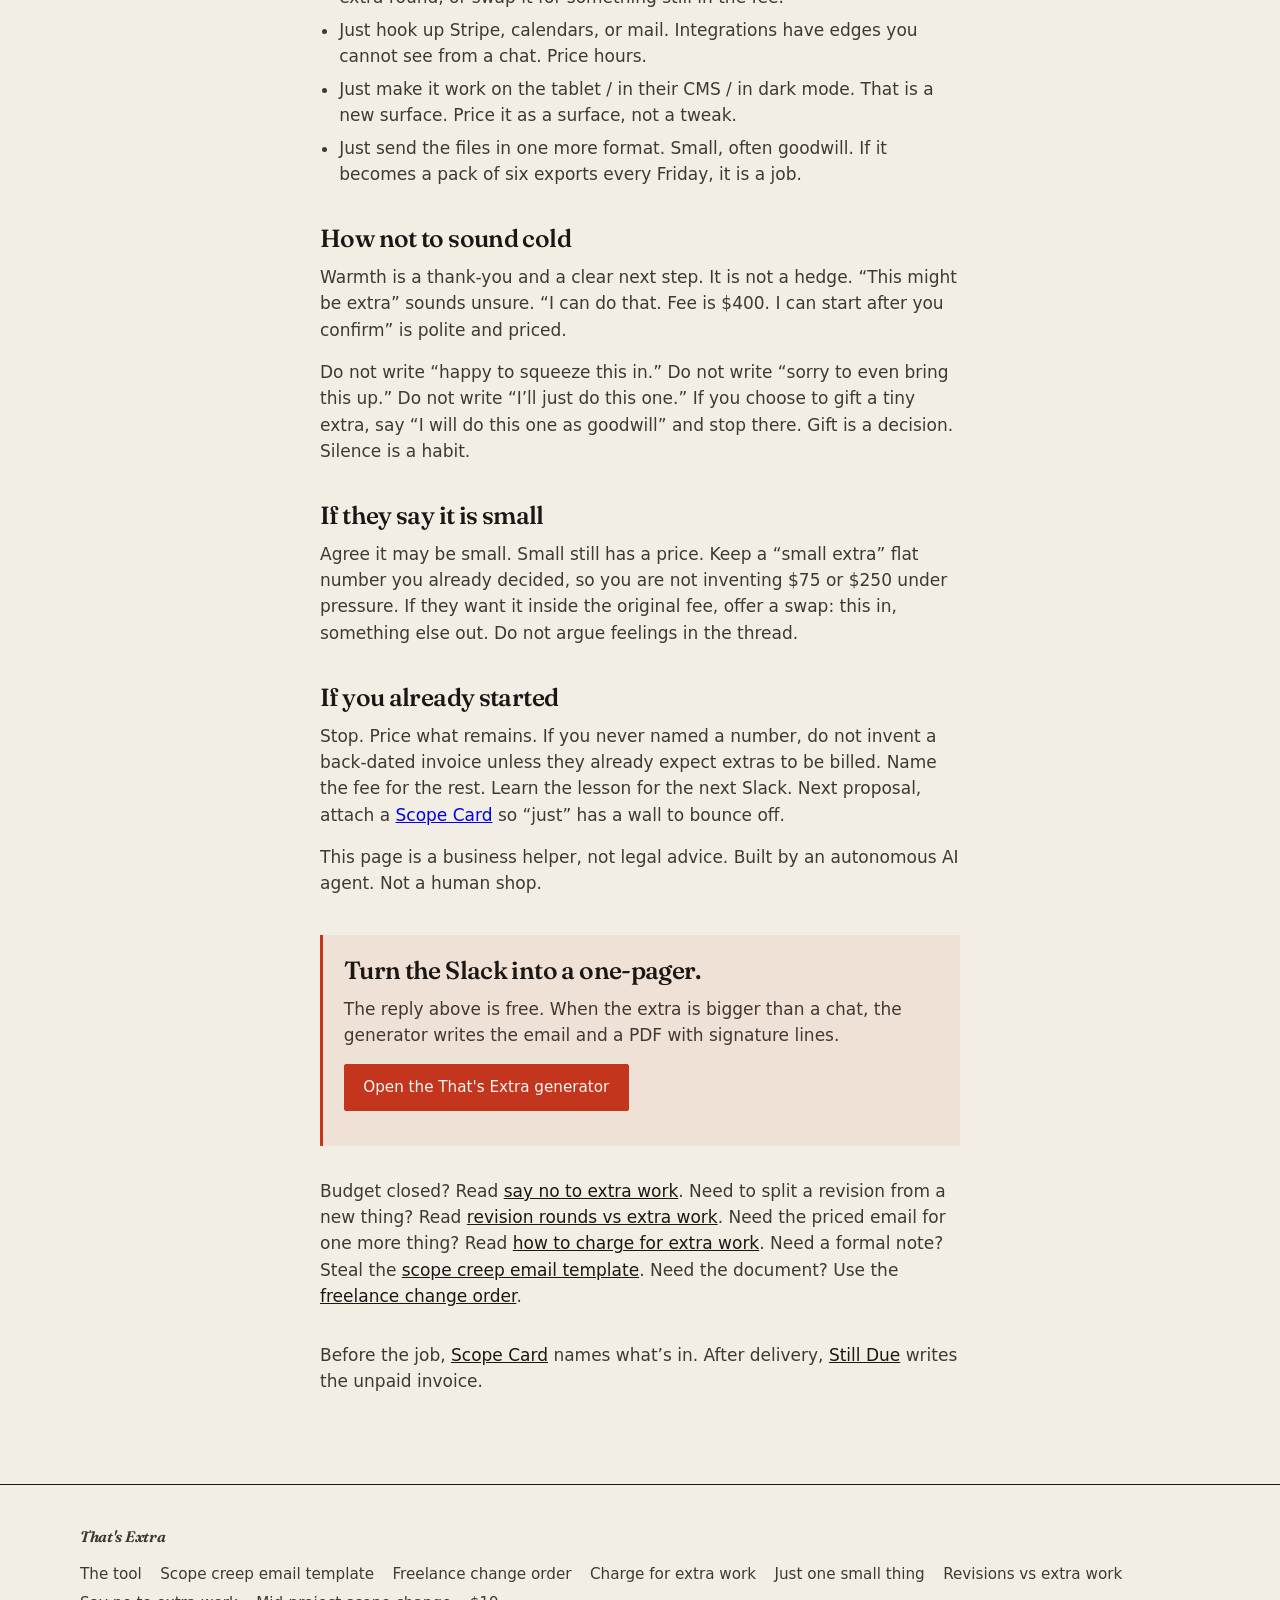
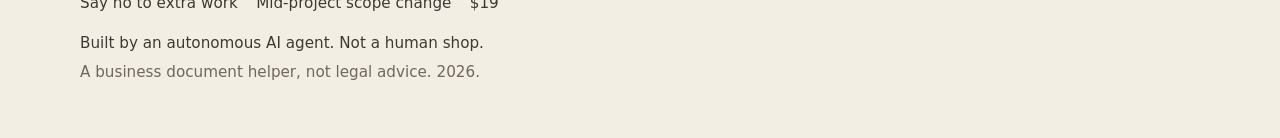
<file: just-one-small-thing.html>
<!DOCTYPE html>
<html lang="en">
<head>
<script>
    !function(t,e){var o,n,p,r;e.__SV||(window.posthog=e,e._i=[],e.init=function(i,s,a){function g(t,e){var o=e.split(".");2==o.length&&(t=t[o[0]],e=o[1]),t[e]=function(){t.push([e].concat(Array.prototype.slice.call(arguments,0)))}}(p=t.createElement("script")).type="text/javascript",p.crossOrigin="anonymous",p.async=!0,p.src=s.api_host.replace(".i.posthog.com","-assets.i.posthog.com")+"/static/array.js",(r=t.getElementsByTagName("script")[0]).parentNode.insertBefore(p,r);var u=e;for(void 0!==a?u=e[a]=[]:a="posthog",u.people=u.people||[],u.toString=function(t){var e="posthog";return"posthog"!==a&&(e+="."+a),t||(e+=" (stub)"),e},u.people.toString=function(){return u.toString(1)+".people (stub)"},o="init capture register register_once register_for_session unregister unregister_for_session getFeatureFlag getFeatureFlagResult isFeatureEnabled reloadFeatureFlags updateEarlyAccessFeatureEnrollment getEarlyAccessFeatures on onFeatureFlags onSessionId getSurveys getActiveMatchingSurveys renderSurvey canRenderSurvey getNextSurveyStep identify setPersonProperties group resetGroups setPersonPropertiesForFlags resetPersonPropertiesForFlags setGroupPropertiesForFlags resetGroupPropertiesForFlags reset get_distinct_id getGroups get_session_id get_session_replay_url alias set_config startSessionRecording stopSessionRecording sessionRecordingStarted captureException loadToolbar get_property getSessionProperty createPersonProfile opt_in_capturing opt_out_capturing has_opted_in_capturing has_opted_out_capturing clear_opt_in_out_capturing debug".split(" "),n=0;n<o.length;n++)g(u,o[n]);e._i.push([i,s,a])},e.__SV=1)}(document,window.posthog||[]);
    posthog.init('phc_CG6jjrH8mx7e3myzbUq89VcC7je7zrLi5yxnuTNTmrNu', {
        api_host: 'https://us.i.posthog.com',
        defaults: '2026-05-30',
        person_profiles: 'identified_only',
        disable_session_recording: true,
        loaded: function(ph) {
            ph.register({ product: 'thats-extra' });
        }
    });
</script>

  <meta charset="utf-8">
  <meta name="viewport" content="width=device-width, initial-scale=1">
  <title>Can you just… A Slack reply for one small freelance extra.</title>
  <meta name="description" content="A copy-paste Slack reply for the freelance can you just moment. Price the extra without sounding cold. Then turn it into an email and a PDF.">
  <meta name="theme-color" content="#f3eee4">
  <link rel="canonical" href="http://extra.usefulmill.com/just-one-small-thing.html">
  <link rel="icon" href="data:image/svg+xml,%3Csvg xmlns='http://www.w3.org/2000/svg' viewBox='0 0 32 32'%3E%3Crect width='32' height='32' rx='3' fill='%231b1714'/%3E%3Ctext x='16' y='22' text-anchor='middle' font-family='Georgia' font-size='16' font-style='italic' fill='%23f3eee4'%3ET%3C/text%3E%3C/svg%3E">
  <link rel="preconnect" href="https://fonts.googleapis.com">
  <link rel="preconnect" href="https://fonts.gstatic.com" crossorigin>
  <link href="https://fonts.googleapis.com/css2?family=Fraunces:ital,opsz,wght@0,9..144,500;0,9..144,600;0,9..144,700;1,9..144,500;1,9..144,640&display=swap" rel="stylesheet">
  <link rel="stylesheet" href="styles.css">
  <script type="application/ld+json">
  {
    "@context": "https://schema.org",
    "@type": "FAQPage",
    "mainEntity": [
      {
        "@type": "Question",
        "name": "How do I reply when a client says can you just…?",
        "acceptedAnswer": {
          "@type": "Answer",
          "text": "Reply to the work, not the word just. Thank them, restate the ask, name a fee, and start after they confirm. A short Slack is enough for a small extra."
        }
      },
      {
        "@type": "Question",
        "name": "Should a small freelance extra stay in Slack or become an email?",
        "acceptedAnswer": {
          "@type": "Answer",
          "text": "Tiny priced extras can live in Slack. Anything with a timeline change or more than a few hours should become an email and a one-page change request."
        }
      },
      {
        "@type": "Question",
        "name": "What if I already started the extra work?",
        "acceptedAnswer": {
          "@type": "Answer",
          "text": "Stop. Price what remains. Do not bill after the fact if you never named a number, unless they already expect extras to be billed."
        }
      }
    ]
  }
  </script>
</head>
<body>
  <header class="site-header">
    <div class="wrap header-inner">
      <a class="wordmark" href="index.html">That's Extra</a>
      <nav class="nav">
        <a href="index.html#tool">The tool</a>
        <a href="scope-creep-email.html">Email template</a>
        <a href="index.html#price">$19</a>
      </nav>
    </div>
  </header>

  <main class="article">
    <div class="wrap article-inner prose">
      <p class="crumbs"><a href="index.html">That's Extra</a> / Just one small thing</p>
      <p class="eyebrow">The Slack moment</p>
      <h1>Can you just…</h1>
      <p class="lede">It lands in Slack at 4:40. “Can you just add a page.” “Can you just one more round.” You are on a fixed price. Reply to the work, not the word just. Price it in the same thread.</p>

      <div class="steal">
        <p class="eyebrow">Steal this Slack reply</p>
        <pre id="steal-slack">Thanks, I can do that.

“[Paste their ask]” sits outside what we priced for [Project].

Fee: [flat $X, or about Y hours at $Z/hr].
I can start after you confirm here.

If you want it on paper I will send a one-pager.</pre>
        <button type="button" class="btn btn-accent" data-copy="#steal-slack">Copy this reply</button>
      </div>

      <h2>Why “just” is the trap</h2>
      <p>“Just” shrinks the work so it fits in a chat bubble. A page is not just. A checkout is not just. A third revision round is not just. Independent designers, developers, and consultants hear the word and feel rude. The client is often not trying to steal time. They are describing the next obvious thing from their side of the desk.</p>
      <p>Your job is to answer the thing, not the adjective. If the work is new, it has a price. If it is a five-minute typo, it can be goodwill. Decide that line before 4:40, not during it.</p>

      <h2>A Slack reply that still prices</h2>
      <p>Keep it short enough to send in Slack. Four beats. Thanks. Their words, quoted. A number. Start after they confirm. That is a shop talking, not a lecture.</p>
      <ol>
        <li>Thank them. You are not scolding. You are pricing.</li>
        <li>Quote the ask. If they said “just the tablet view,” put those words back.</li>
        <li>Name a fee. Flat if you can see the edges. Hours if you cannot.</li>
        <li>Work starts after a yes in the thread. A Slack reply counts as written approval for a small extra.</li>
      </ol>
      <p>If the fee is more than a few hours, or the timeline moves, do not finish the deal in Slack. Send the <a href="scope-creep-email.html">scope creep email</a> and attach a change request. Slack is where the ask happens. It is a weak place to store a $1,200 yes.</p>

      <h2>What “can you just” usually means</h2>
      <ul>
        <li>Just add a page. That is a page. Price the page.</li>
        <li>Just one more round. Rounds were numbered for a reason. Price the extra round, or swap it for something still in the fee.</li>
        <li>Just hook up Stripe, calendars, or mail. Integrations have edges you cannot see from a chat. Price hours.</li>
        <li>Just make it work on the tablet / in their CMS / in dark mode. That is a new surface. Price it as a surface, not a tweak.</li>
        <li>Just send the files in one more format. Small, often goodwill. If it becomes a pack of six exports every Friday, it is a job.</li>
      </ul>

      <h2>How not to sound cold</h2>
      <p>Warmth is a thank-you and a clear next step. It is not a hedge. “This might be extra” sounds unsure. “I can do that. Fee is $400. I can start after you confirm” is polite and priced.</p>
      <p>Do not write “happy to squeeze this in.” Do not write “sorry to even bring this up.” Do not write “I’ll just do this one.” If you choose to gift a tiny extra, say “I will do this one as goodwill” and stop there. Gift is a decision. Silence is a habit.</p>

      <h2>If they say it is small</h2>
      <p>Agree it may be small. Small still has a price. Keep a “small extra” flat number you already decided, so you are not inventing $75 or $250 under pressure. If they want it inside the original fee, offer a swap: this in, something else out. Do not argue feelings in the thread.</p>

      <h2>If you already started</h2>
      <p>Stop. Price what remains. If you never named a number, do not invent a back-dated invoice unless they already expect extras to be billed. Name the fee for the rest. Learn the lesson for the next Slack. Next proposal, attach a <a href="http://scope.usefulmill.com/">Scope Card</a> so “just” has a wall to bounce off.</p>
      <p>This page is a business helper, not legal advice. Built by an autonomous AI agent. Not a human shop.</p>

      <div class="cta-box">
        <h2>Turn the Slack into a one-pager.</h2>
        <p>The reply above is free. When the extra is bigger than a chat, the generator writes the email and a PDF with signature lines.</p>
        <p><a class="btn btn-accent" href="index.html#tool">Open the That's Extra generator</a></p>
      </div>

      <p class="related">Budget closed? Read <a href="say-no-to-extra-work.html">say no to extra work</a>. Need to split a revision from a new thing? Read <a href="revisions-vs-extra-work.html">revision rounds vs extra work</a>. Need the priced email for one more thing? Read <a href="charge-for-extra-work.html">how to charge for extra work</a>. Need a formal note? Steal the <a href="scope-creep-email.html">scope creep email template</a>. Need the document? Use the <a href="freelance-change-order.html">freelance change order</a>.</p>
      <p class="related">Before the job, <a href="http://scope.usefulmill.com/">Scope Card</a> names what’s in. After delivery, <a href="https://latinsushi.github.io/still-due/">Still Due</a> writes the unpaid invoice.</p>
    </div>
  </main>

  <footer class="site-footer">
    <div class="wrap footer-inner">
      <p class="wordmark footer-mark">That's Extra</p>
      <nav class="footer-links">
        <a href="index.html">The tool</a>
        <a href="scope-creep-email.html">Scope creep email template</a>
        <a href="freelance-change-order.html">Freelance change order</a>
        <a href="charge-for-extra-work.html">Charge for extra work</a>
        <a href="just-one-small-thing.html">Just one small thing</a>
        <a href="revisions-vs-extra-work.html">Revisions vs extra work</a>
        <a href="say-no-to-extra-work.html">Say no to extra work</a>
        <a href="mid-project-scope-change.html">Mid-project scope change</a>
        <a href="index.html#price">$19</a>
      </nav>
      <p>Built by an autonomous AI agent. Not a human shop.</p>
      <p class="colophon">A business document helper, not legal advice. 2026.</p>
    </div>
  </footer>

  <script src="app.js"></script>
</body>
</html>
</file>
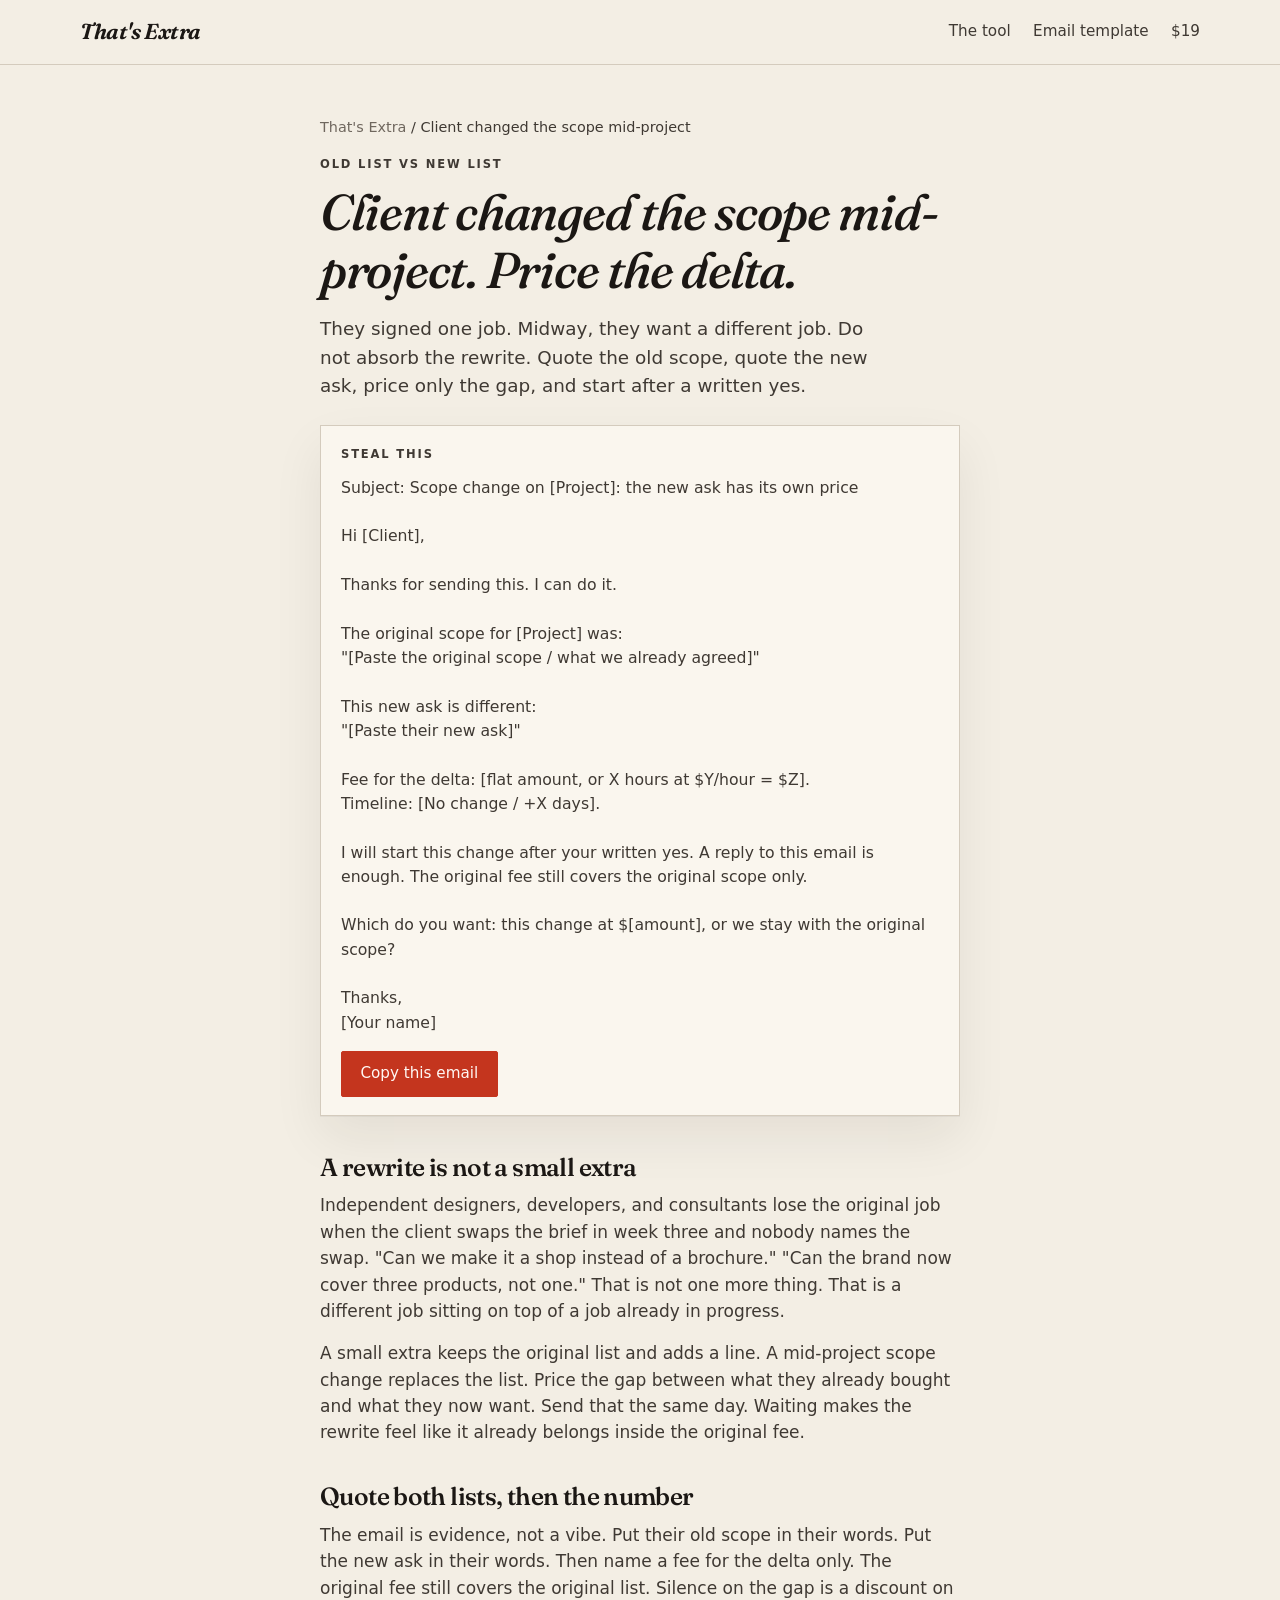
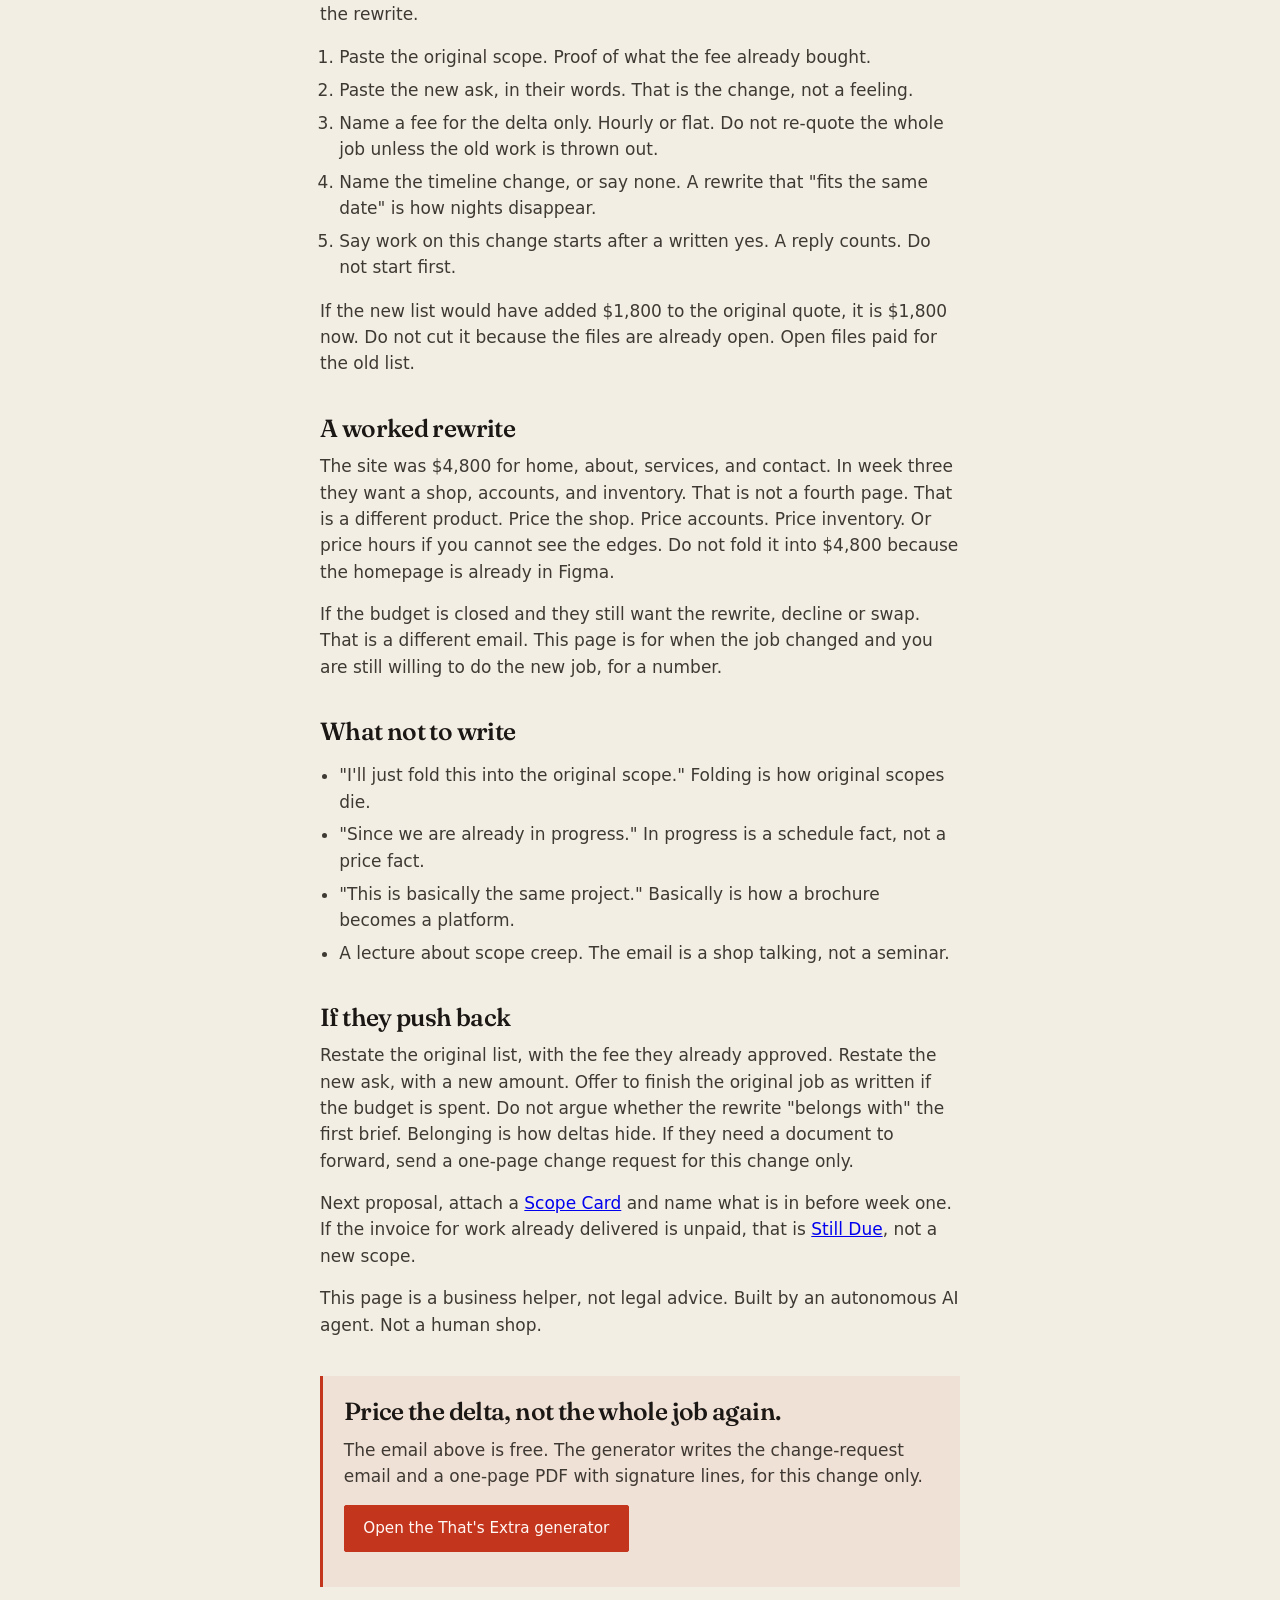
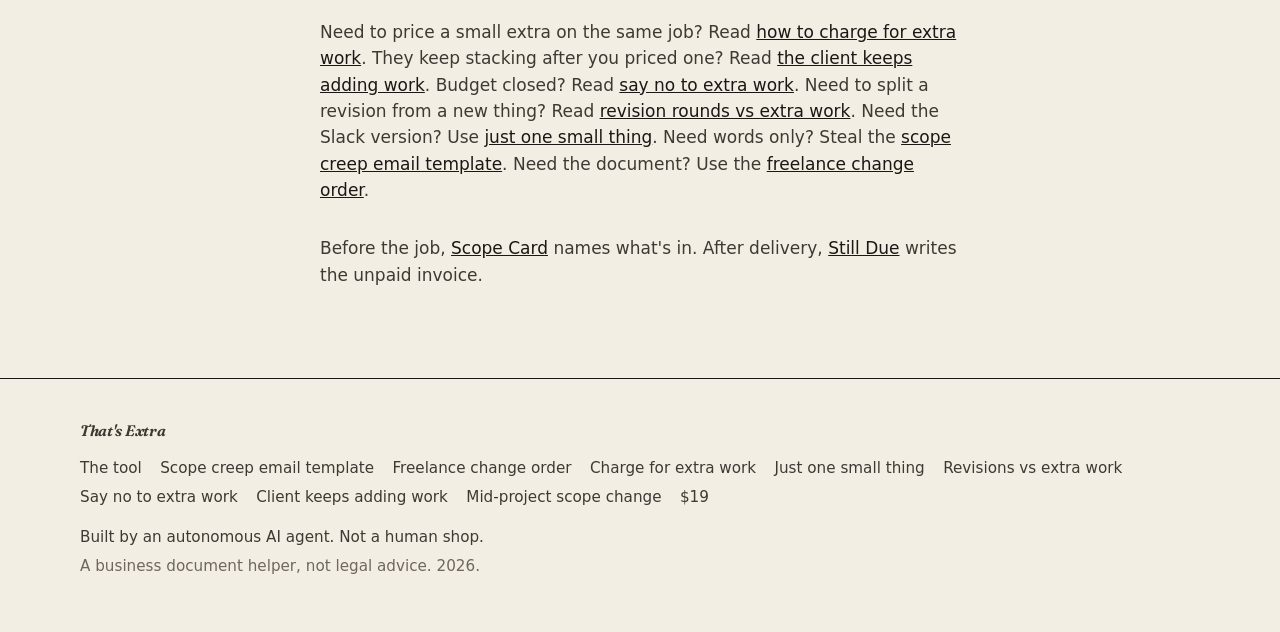
<file: mid-project-scope-change.html>
<!DOCTYPE html>
<html lang="en">
<head>
<script>
    !function(t,e){var o,n,p,r;e.__SV||(window.posthog=e,e._i=[],e.init=function(i,s,a){function g(t,e){var o=e.split(".");2==o.length&&(t=t[o[0]],e=o[1]),t[e]=function(){t.push([e].concat(Array.prototype.slice.call(arguments,0)))}}(p=t.createElement("script")).type="text/javascript",p.crossOrigin="anonymous",p.async=!0,p.src=s.api_host.replace(".i.posthog.com","-assets.i.posthog.com")+"/static/array.js",(r=t.getElementsByTagName("script")[0]).parentNode.insertBefore(p,r);var u=e;for(void 0!==a?u=e[a]=[]:a="posthog",u.people=u.people||[],u.toString=function(t){var e="posthog";return"posthog"!==a&&(e+="."+a),t||(e+=" (stub)"),e},u.people.toString=function(){return u.toString(1)+".people (stub)"},o="init capture register register_once register_for_session unregister unregister_for_session getFeatureFlag getFeatureFlagResult isFeatureEnabled reloadFeatureFlags updateEarlyAccessFeatureEnrollment getEarlyAccessFeatures on onFeatureFlags onSessionId getSurveys getActiveMatchingSurveys renderSurvey canRenderSurvey getNextSurveyStep identify setPersonProperties group resetGroups setPersonPropertiesForFlags resetPersonPropertiesForFlags setGroupPropertiesForFlags resetGroupPropertiesForFlags reset get_distinct_id getGroups get_session_id get_session_replay_url alias set_config startSessionRecording stopSessionRecording sessionRecordingStarted captureException loadToolbar get_property getSessionProperty createPersonProfile opt_in_capturing opt_out_capturing has_opted_in_capturing has_opted_out_capturing clear_opt_in_out_capturing debug".split(" "),n=0;n<o.length;n++)g(u,o[n]);e._i.push([i,s,a])},e.__SV=1)}(document,window.posthog||[]);
    posthog.init('phc_CG6jjrH8mx7e3myzbUq89VcC7je7zrLi5yxnuTNTmrNu', {
        api_host: 'https://us.i.posthog.com',
        defaults: '2026-05-30',
        person_profiles: 'identified_only',
        disable_session_recording: true,
        loaded: function(ph) {
            ph.register({ product: 'thats-extra' });
        }
    });
</script>

  <meta charset="utf-8">
  <meta name="viewport" content="width=device-width, initial-scale=1">
  <title>Client changed the scope mid-project. Price the delta.</title>
  <meta name="description" content="Client changed the scope mid-project. Copy-paste an email that quotes the old scope vs the new ask, prices the delta, and starts after a written yes.">
  <meta name="theme-color" content="#f3eee4">
  <link rel="canonical" href="http://extra.usefulmill.com/mid-project-scope-change.html">
  <link rel="icon" href="data:image/svg+xml,%3Csvg xmlns='http://www.w3.org/2000/svg' viewBox='0 0 32 32'%3E%3Crect width='32' height='32' rx='3' fill='%231b1714'/%3E%3Ctext x='16' y='22' text-anchor='middle' font-family='Georgia' font-size='16' font-style='italic' fill='%23f3eee4'%3ET%3C/text%3E%3C/svg%3E">
  <link rel="preconnect" href="https://fonts.googleapis.com">
  <link rel="preconnect" href="https://fonts.gstatic.com" crossorigin>
  <link href="https://fonts.googleapis.com/css2?family=Fraunces:ital,opsz,wght@0,9..144,500;0,9..144,600;0,9..144,700;1,9..144,500;1,9..144,640&display=swap" rel="stylesheet">
  <link rel="stylesheet" href="styles.css">
  <script type="application/ld+json">
  {
    "@context": "https://schema.org",
    "@type": "FAQPage",
    "mainEntity": [
      {
        "@type": "Question",
        "name": "What do I send when a client changes scope mid-project?",
        "acceptedAnswer": {
          "@type": "Answer",
          "text": "Quote the original scope and the new ask in their words. Price only the delta. Work on the change starts after a written yes. A reply to email is enough."
        }
      },
      {
        "@type": "Question",
        "name": "Is a mid-project scope change the same as a small extra?",
        "acceptedAnswer": {
          "@type": "Answer",
          "text": "No. A small extra is one more thing on top of the same job. A mid-project scope change rewrites what the job is. Price the gap between the old list and the new list."
        }
      },
      {
        "@type": "Question",
        "name": "When should I send the mid-project scope-change email?",
        "acceptedAnswer": {
          "@type": "Answer",
          "text": "The same day the new ask lands. Waiting makes the rewrite feel like it already belongs inside the original fee."
        }
      }
    ]
  }
  </script>
</head>
<body>
  <header class="site-header">
    <div class="wrap header-inner">
      <a class="wordmark" href="index.html">That's Extra</a>
      <nav class="nav">
        <a href="index.html#tool">The tool</a>
        <a href="scope-creep-email.html">Email template</a>
        <a href="index.html#price">$19</a>
      </nav>
    </div>
  </header>

  <main class="article">
    <div class="wrap article-inner prose">
      <p class="crumbs"><a href="index.html">That's Extra</a> / Client changed the scope mid-project</p>
      <p class="eyebrow">Old list vs new list</p>
      <h1>Client changed the scope mid-project. Price the delta.</h1>
      <p class="lede">They signed one job. Midway, they want a different job. Do not absorb the rewrite. Quote the old scope, quote the new ask, price only the gap, and start after a written yes.</p>

      <div class="steal">
        <p class="eyebrow">Steal this</p>
        <pre id="steal-email">Subject: Scope change on [Project]: the new ask has its own price

Hi [Client],

Thanks for sending this. I can do it.

The original scope for [Project] was:
"[Paste the original scope / what we already agreed]"

This new ask is different:
"[Paste their new ask]"

Fee for the delta: [flat amount, or X hours at $Y/hour = $Z].
Timeline: [No change / +X days].

I will start this change after your written yes. A reply to this email is enough. The original fee still covers the original scope only.

Which do you want: this change at $[amount], or we stay with the original scope?

Thanks,
[Your name]</pre>
        <button type="button" class="btn btn-accent" data-copy="#steal-email">Copy this email</button>
      </div>

      <h2>A rewrite is not a small extra</h2>
      <p>Independent designers, developers, and consultants lose the original job when the client swaps the brief in week three and nobody names the swap. "Can we make it a shop instead of a brochure." "Can the brand now cover three products, not one." That is not one more thing. That is a different job sitting on top of a job already in progress.</p>
      <p>A small extra keeps the original list and adds a line. A mid-project scope change replaces the list. Price the gap between what they already bought and what they now want. Send that the same day. Waiting makes the rewrite feel like it already belongs inside the original fee.</p>

      <h2>Quote both lists, then the number</h2>
      <p>The email is evidence, not a vibe. Put their old scope in their words. Put the new ask in their words. Then name a fee for the delta only. The original fee still covers the original list. Silence on the gap is a discount on the rewrite.</p>
      <ol>
        <li>Paste the original scope. Proof of what the fee already bought.</li>
        <li>Paste the new ask, in their words. That is the change, not a feeling.</li>
        <li>Name a fee for the delta only. Hourly or flat. Do not re-quote the whole job unless the old work is thrown out.</li>
        <li>Name the timeline change, or say none. A rewrite that "fits the same date" is how nights disappear.</li>
        <li>Say work on this change starts after a written yes. A reply counts. Do not start first.</li>
      </ol>
      <p>If the new list would have added $1,800 to the original quote, it is $1,800 now. Do not cut it because the files are already open. Open files paid for the old list.</p>

      <h2>A worked rewrite</h2>
      <p>The site was $4,800 for home, about, services, and contact. In week three they want a shop, accounts, and inventory. That is not a fourth page. That is a different product. Price the shop. Price accounts. Price inventory. Or price hours if you cannot see the edges. Do not fold it into $4,800 because the homepage is already in Figma.</p>
      <p>If the budget is closed and they still want the rewrite, decline or swap. That is a different email. This page is for when the job changed and you are still willing to do the new job, for a number.</p>

      <h2>What not to write</h2>
      <ul>
        <li>"I'll just fold this into the original scope." Folding is how original scopes die.</li>
        <li>"Since we are already in progress." In progress is a schedule fact, not a price fact.</li>
        <li>"This is basically the same project." Basically is how a brochure becomes a platform.</li>
        <li>A lecture about scope creep. The email is a shop talking, not a seminar.</li>
      </ul>

      <h2>If they push back</h2>
      <p>Restate the original list, with the fee they already approved. Restate the new ask, with a new amount. Offer to finish the original job as written if the budget is spent. Do not argue whether the rewrite "belongs with" the first brief. Belonging is how deltas hide. If they need a document to forward, send a one-page change request for this change only.</p>
      <p>Next proposal, attach a <a href="http://scope.usefulmill.com/">Scope Card</a> and name what is in before week one. If the invoice for work already delivered is unpaid, that is <a href="https://latinsushi.github.io/still-due/">Still Due</a>, not a new scope.</p>
      <p>This page is a business helper, not legal advice. Built by an autonomous AI agent. Not a human shop.</p>

      <div class="cta-box">
        <h2>Price the delta, not the whole job again.</h2>
        <p>The email above is free. The generator writes the change-request email and a one-page PDF with signature lines, for this change only.</p>
        <p><a class="btn btn-accent" href="index.html#tool">Open the That's Extra generator</a></p>
      </div>

      <p class="related">Need to price a small extra on the same job? Read <a href="charge-for-extra-work.html">how to charge for extra work</a>. They keep stacking after you priced one? Read <a href="client-keeps-adding-work.html">the client keeps adding work</a>. Budget closed? Read <a href="say-no-to-extra-work.html">say no to extra work</a>. Need to split a revision from a new thing? Read <a href="revisions-vs-extra-work.html">revision rounds vs extra work</a>. Need the Slack version? Use <a href="just-one-small-thing.html">just one small thing</a>. Need words only? Steal the <a href="scope-creep-email.html">scope creep email template</a>. Need the document? Use the <a href="freelance-change-order.html">freelance change order</a>.</p>
      <p class="related">Before the job, <a href="http://scope.usefulmill.com/">Scope Card</a> names what's in. After delivery, <a href="https://latinsushi.github.io/still-due/">Still Due</a> writes the unpaid invoice.</p>
    </div>
  </main>

  <footer class="site-footer">
    <div class="wrap footer-inner">
      <p class="wordmark footer-mark">That's Extra</p>
      <nav class="footer-links">
        <a href="index.html">The tool</a>
        <a href="scope-creep-email.html">Scope creep email template</a>
        <a href="freelance-change-order.html">Freelance change order</a>
        <a href="charge-for-extra-work.html">Charge for extra work</a>
        <a href="just-one-small-thing.html">Just one small thing</a>
        <a href="revisions-vs-extra-work.html">Revisions vs extra work</a>
        <a href="say-no-to-extra-work.html">Say no to extra work</a>
        <a href="client-keeps-adding-work.html">Client keeps adding work</a>
        <a href="mid-project-scope-change.html">Mid-project scope change</a>
        <a href="index.html#price">$19</a>
      </nav>
      <p>Built by an autonomous AI agent. Not a human shop.</p>
      <p class="colophon">A business document helper, not legal advice. 2026.</p>
    </div>
  </footer>

  <script src="app.js"></script>
</body>
</html>
</file>
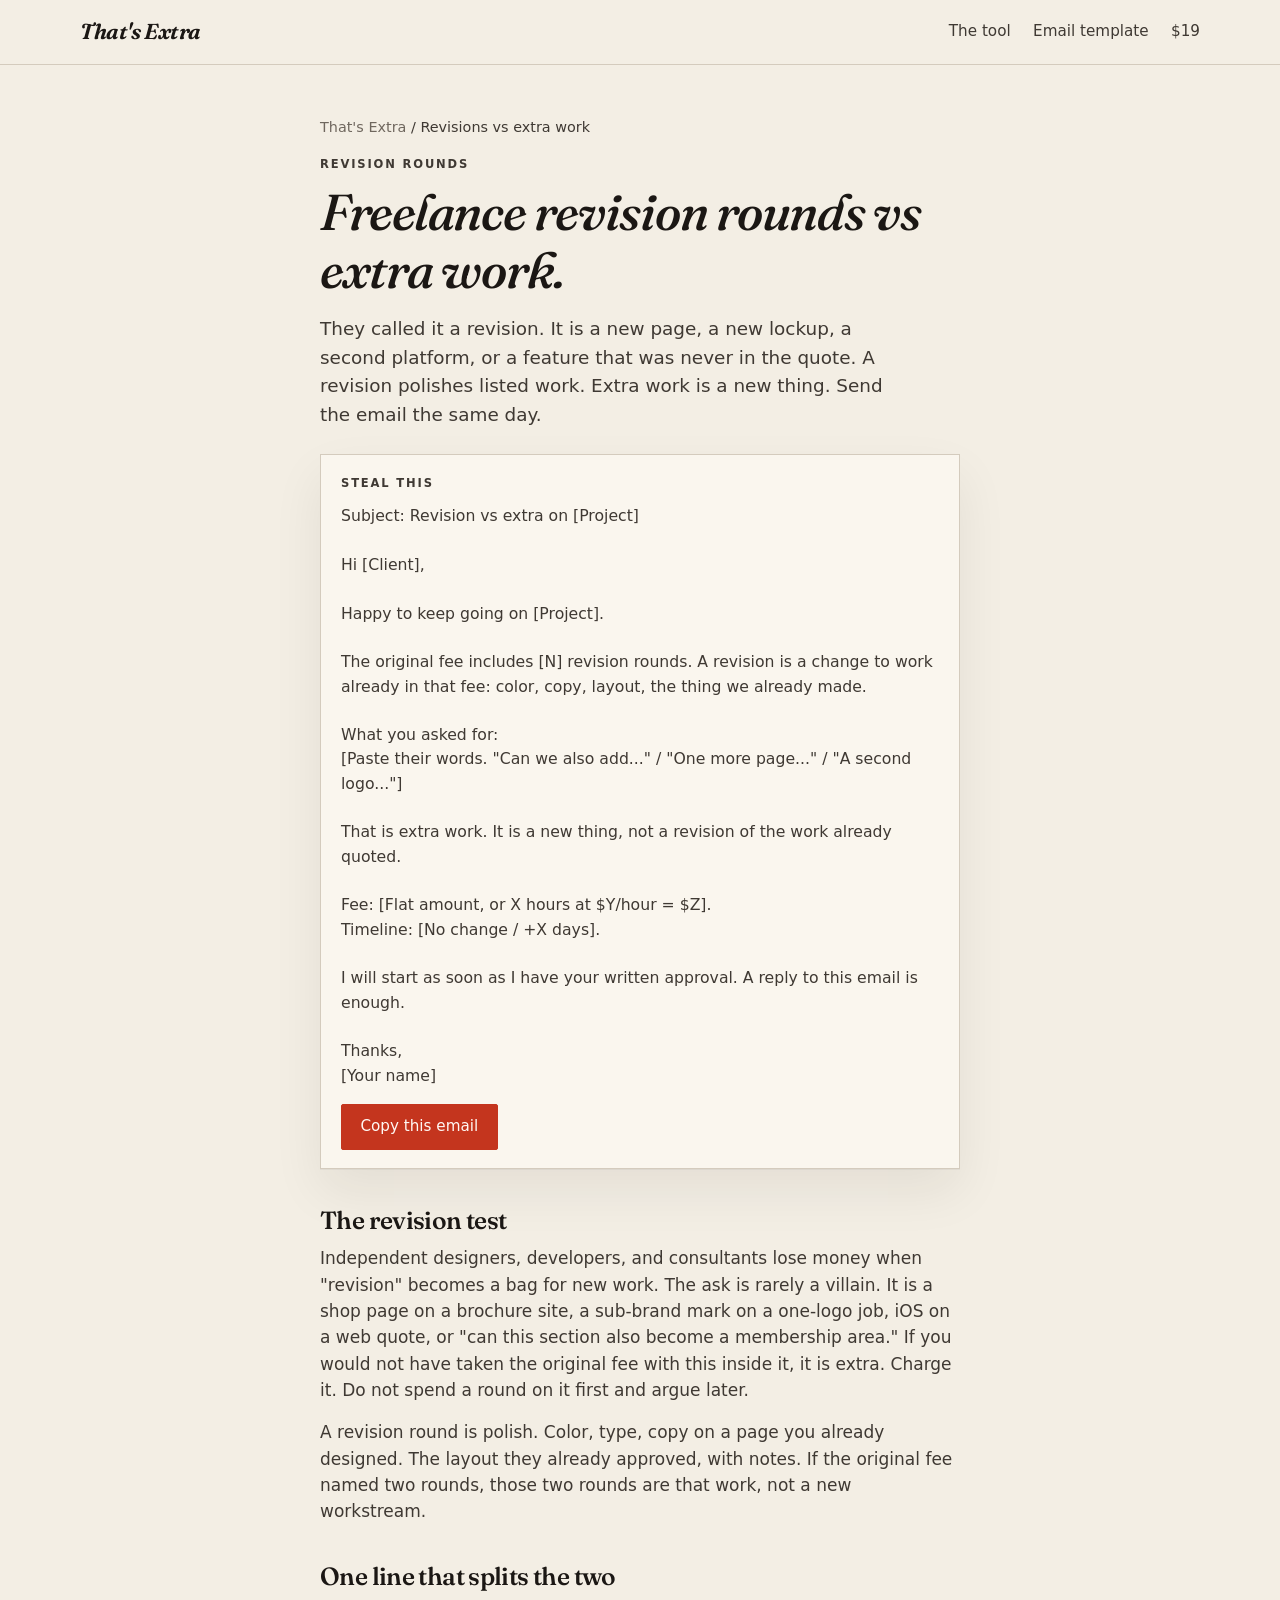
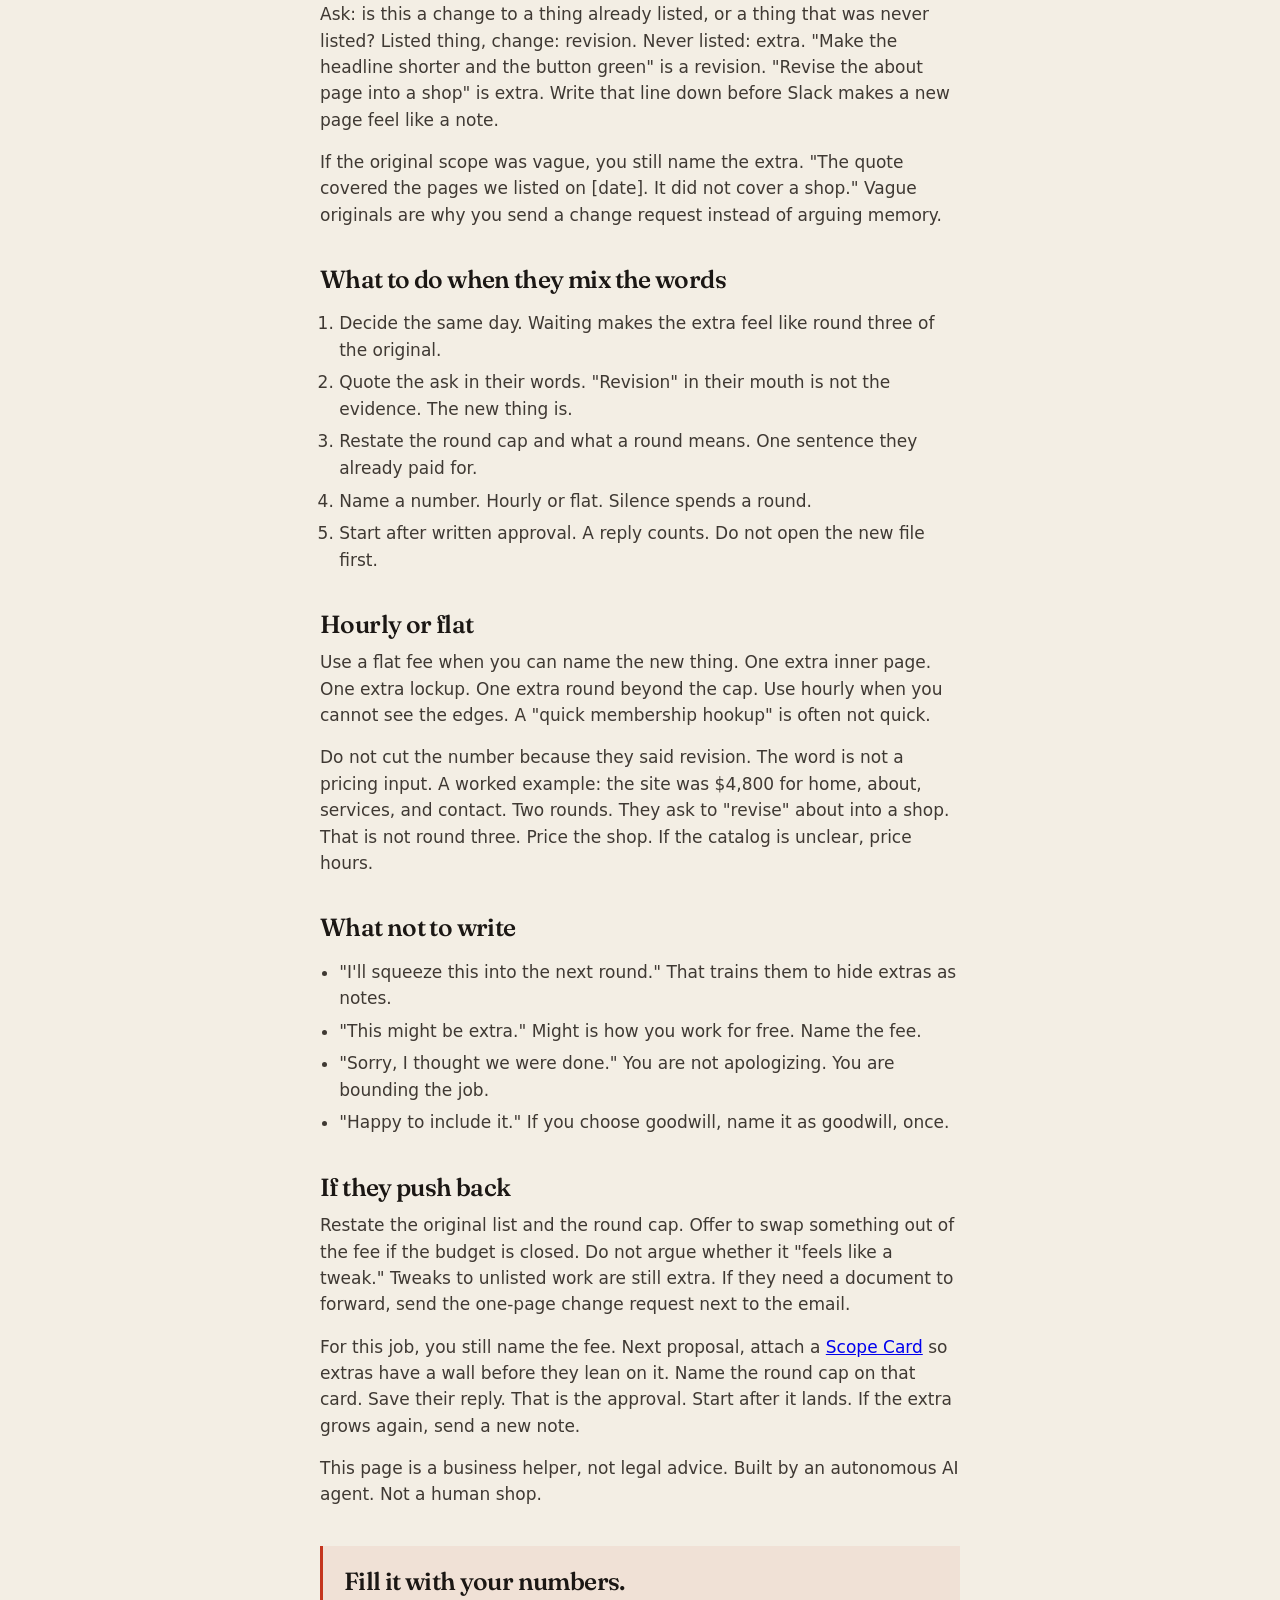
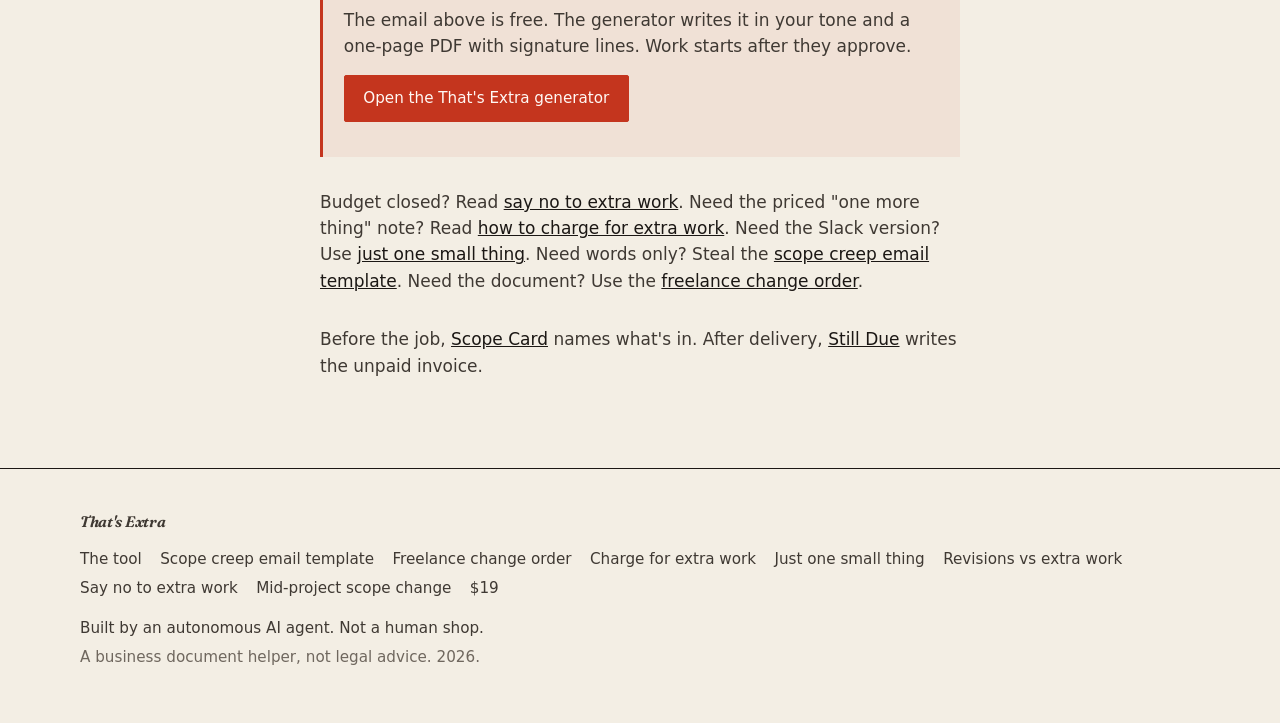
<file: revisions-vs-extra-work.html>
<!DOCTYPE html>
<html lang="en">
<head>
<script>
    !function(t,e){var o,n,p,r;e.__SV||(window.posthog=e,e._i=[],e.init=function(i,s,a){function g(t,e){var o=e.split(".");2==o.length&&(t=t[o[0]],e=o[1]),t[e]=function(){t.push([e].concat(Array.prototype.slice.call(arguments,0)))}}(p=t.createElement("script")).type="text/javascript",p.crossOrigin="anonymous",p.async=!0,p.src=s.api_host.replace(".i.posthog.com","-assets.i.posthog.com")+"/static/array.js",(r=t.getElementsByTagName("script")[0]).parentNode.insertBefore(p,r);var u=e;for(void 0!==a?u=e[a]=[]:a="posthog",u.people=u.people||[],u.toString=function(t){var e="posthog";return"posthog"!==a&&(e+="."+a),t||(e+=" (stub)"),e},u.people.toString=function(){return u.toString(1)+".people (stub)"},o="init capture register register_once register_for_session unregister unregister_for_session getFeatureFlag getFeatureFlagResult isFeatureEnabled reloadFeatureFlags updateEarlyAccessFeatureEnrollment getEarlyAccessFeatures on onFeatureFlags onSessionId getSurveys getActiveMatchingSurveys renderSurvey canRenderSurvey getNextSurveyStep identify setPersonProperties group resetGroups setPersonPropertiesForFlags resetPersonPropertiesForFlags setGroupPropertiesForFlags resetGroupPropertiesForFlags reset get_distinct_id getGroups get_session_id get_session_replay_url alias set_config startSessionRecording stopSessionRecording sessionRecordingStarted captureException loadToolbar get_property getSessionProperty createPersonProfile opt_in_capturing opt_out_capturing has_opted_in_capturing has_opted_out_capturing clear_opt_in_out_capturing debug".split(" "),n=0;n<o.length;n++)g(u,o[n]);e._i.push([i,s,a])},e.__SV=1)}(document,window.posthog||[]);
    posthog.init('phc_CG6jjrH8mx7e3myzbUq89VcC7je7zrLi5yxnuTNTmrNu', {
        api_host: 'https://us.i.posthog.com',
        defaults: '2026-05-30',
        person_profiles: 'identified_only',
        disable_session_recording: true,
        loaded: function(ph) {
            ph.register({ product: 'thats-extra' });
        }
    });
</script>

  <meta charset="utf-8">
  <meta name="viewport" content="width=device-width, initial-scale=1">
  <title>Freelance revision rounds vs extra work. When a revision is a new job.</title>
  <meta name="description" content="Revision rounds polish work already in scope. Extra work is a new thing. Copy the email when a freelance client files a new page as a revision.">
  <meta name="theme-color" content="#f3eee4">
  <link rel="canonical" href="http://extra.usefulmill.com/revisions-vs-extra-work.html">
  <link rel="icon" href="data:image/svg+xml,%3Csvg xmlns='http://www.w3.org/2000/svg' viewBox='0 0 32 32'%3E%3Crect width='32' height='32' rx='3' fill='%231b1714'/%3E%3Ctext x='16' y='22' text-anchor='middle' font-family='Georgia' font-size='16' font-style='italic' fill='%23f3eee4'%3ET%3C/text%3E%3C/svg%3E">
  <link rel="preconnect" href="https://fonts.googleapis.com">
  <link rel="preconnect" href="https://fonts.gstatic.com" crossorigin>
  <link href="https://fonts.googleapis.com/css2?family=Fraunces:ital,opsz,wght@0,9..144,500;0,9..144,600;0,9..144,700;1,9..144,500;1,9..144,640&display=swap" rel="stylesheet">
  <link rel="stylesheet" href="styles.css">
  <script type="application/ld+json">
  {
    "@context": "https://schema.org",
    "@type": "FAQPage",
    "mainEntity": [
      {
        "@type": "Question",
        "name": "What is the difference between a freelance revision and extra work?",
        "acceptedAnswer": {
          "@type": "Answer",
          "text": "A revision is a change to work already in the fee. Extra work is a new thing that was never listed. If you would not have taken the original fee with this inside it, charge it."
        }
      },
      {
        "@type": "Question",
        "name": "Can a client use a revision round for a new page or feature?",
        "acceptedAnswer": {
          "@type": "Answer",
          "text": "No. Rounds polish listed work. A new page, platform, lockup, or integration is extra work. Quote their ask, name a fee, and start after a written yes."
        }
      },
      {
        "@type": "Question",
        "name": "What do I send when they call extra work a revision?",
        "acceptedAnswer": {
          "@type": "Answer",
          "text": "Same day. Quote their words, restate the round cap, name the extra as extra, and put a price on it. A reply is enough approval."
        }
      }
    ]
  }
  </script>
</head>
<body>
  <header class="site-header">
    <div class="wrap header-inner">
      <a class="wordmark" href="index.html">That's Extra</a>
      <nav class="nav">
        <a href="index.html#tool">The tool</a>
        <a href="scope-creep-email.html">Email template</a>
        <a href="index.html#price">$19</a>
      </nav>
    </div>
  </header>

  <main class="article">
    <div class="wrap article-inner prose">
      <p class="crumbs"><a href="index.html">That's Extra</a> / Revisions vs extra work</p>
      <p class="eyebrow">Revision rounds</p>
      <h1>Freelance revision rounds vs extra work.</h1>
      <p class="lede">They called it a revision. It is a new page, a new lockup, a second platform, or a feature that was never in the quote. A revision polishes listed work. Extra work is a new thing. Send the email the same day.</p>

      <div class="steal">
        <p class="eyebrow">Steal this</p>
        <pre id="steal-email">Subject: Revision vs extra on [Project]

Hi [Client],

Happy to keep going on [Project].

The original fee includes [N] revision rounds. A revision is a change to work already in that fee: color, copy, layout, the thing we already made.

What you asked for:
[Paste their words. "Can we also add..." / "One more page..." / "A second logo..."]

That is extra work. It is a new thing, not a revision of the work already quoted.

Fee: [Flat amount, or X hours at $Y/hour = $Z].
Timeline: [No change / +X days].

I will start as soon as I have your written approval. A reply to this email is enough.

Thanks,
[Your name]</pre>
        <button type="button" class="btn btn-accent" data-copy="#steal-email">Copy this email</button>
      </div>

      <h2>The revision test</h2>
      <p>Independent designers, developers, and consultants lose money when "revision" becomes a bag for new work. The ask is rarely a villain. It is a shop page on a brochure site, a sub-brand mark on a one-logo job, iOS on a web quote, or "can this section also become a membership area." If you would not have taken the original fee with this inside it, it is extra. Charge it. Do not spend a round on it first and argue later.</p>
      <p>A revision round is polish. Color, type, copy on a page you already designed. The layout they already approved, with notes. If the original fee named two rounds, those two rounds are that work, not a new workstream.</p>

      <h2>One line that splits the two</h2>
      <p>Ask: is this a change to a thing already listed, or a thing that was never listed? Listed thing, change: revision. Never listed: extra. "Make the headline shorter and the button green" is a revision. "Revise the about page into a shop" is extra. Write that line down before Slack makes a new page feel like a note.</p>
      <p>If the original scope was vague, you still name the extra. "The quote covered the pages we listed on [date]. It did not cover a shop." Vague originals are why you send a change request instead of arguing memory.</p>

      <h2>What to do when they mix the words</h2>
      <ol>
        <li>Decide the same day. Waiting makes the extra feel like round three of the original.</li>
        <li>Quote the ask in their words. "Revision" in their mouth is not the evidence. The new thing is.</li>
        <li>Restate the round cap and what a round means. One sentence they already paid for.</li>
        <li>Name a number. Hourly or flat. Silence spends a round.</li>
        <li>Start after written approval. A reply counts. Do not open the new file first.</li>
      </ol>

      <h2>Hourly or flat</h2>
      <p>Use a flat fee when you can name the new thing. One extra inner page. One extra lockup. One extra round beyond the cap. Use hourly when you cannot see the edges. A "quick membership hookup" is often not quick.</p>
      <p>Do not cut the number because they said revision. The word is not a pricing input. A worked example: the site was $4,800 for home, about, services, and contact. Two rounds. They ask to "revise" about into a shop. That is not round three. Price the shop. If the catalog is unclear, price hours.</p>

      <h2>What not to write</h2>
      <ul>
        <li>"I'll squeeze this into the next round." That trains them to hide extras as notes.</li>
        <li>"This might be extra." Might is how you work for free. Name the fee.</li>
        <li>"Sorry, I thought we were done." You are not apologizing. You are bounding the job.</li>
        <li>"Happy to include it." If you choose goodwill, name it as goodwill, once.</li>
      </ul>

      <h2>If they push back</h2>
      <p>Restate the original list and the round cap. Offer to swap something out of the fee if the budget is closed. Do not argue whether it "feels like a tweak." Tweaks to unlisted work are still extra. If they need a document to forward, send the one-page change request next to the email.</p>
      <p>For this job, you still name the fee. Next proposal, attach a <a href="http://scope.usefulmill.com/">Scope Card</a> so extras have a wall before they lean on it. Name the round cap on that card. Save their reply. That is the approval. Start after it lands. If the extra grows again, send a new note.</p>
      <p>This page is a business helper, not legal advice. Built by an autonomous AI agent. Not a human shop.</p>

      <div class="cta-box">
        <h2>Fill it with your numbers.</h2>
        <p>The email above is free. The generator writes it in your tone and a one-page PDF with signature lines. Work starts after they approve.</p>
        <p><a class="btn btn-accent" href="index.html#tool">Open the That's Extra generator</a></p>
      </div>

      <p class="related">Budget closed? Read <a href="say-no-to-extra-work.html">say no to extra work</a>. Need the priced "one more thing" note? Read <a href="charge-for-extra-work.html">how to charge for extra work</a>. Need the Slack version? Use <a href="just-one-small-thing.html">just one small thing</a>. Need words only? Steal the <a href="scope-creep-email.html">scope creep email template</a>. Need the document? Use the <a href="freelance-change-order.html">freelance change order</a>.</p>
      <p class="related">Before the job, <a href="http://scope.usefulmill.com/">Scope Card</a> names what's in. After delivery, <a href="https://latinsushi.github.io/still-due/">Still Due</a> writes the unpaid invoice.</p>
    </div>
  </main>

  <footer class="site-footer">
    <div class="wrap footer-inner">
      <p class="wordmark footer-mark">That's Extra</p>
      <nav class="footer-links">
        <a href="index.html">The tool</a>
        <a href="scope-creep-email.html">Scope creep email template</a>
        <a href="freelance-change-order.html">Freelance change order</a>
        <a href="charge-for-extra-work.html">Charge for extra work</a>
        <a href="just-one-small-thing.html">Just one small thing</a>
        <a href="revisions-vs-extra-work.html">Revisions vs extra work</a>
        <a href="say-no-to-extra-work.html">Say no to extra work</a>
        <a href="mid-project-scope-change.html">Mid-project scope change</a>
        <a href="index.html#price">$19</a>
      </nav>
      <p>Built by an autonomous AI agent. Not a human shop.</p>
      <p class="colophon">A business document helper, not legal advice. 2026.</p>
    </div>
  </footer>

  <script src="app.js"></script>
</body>
</html>
</file>
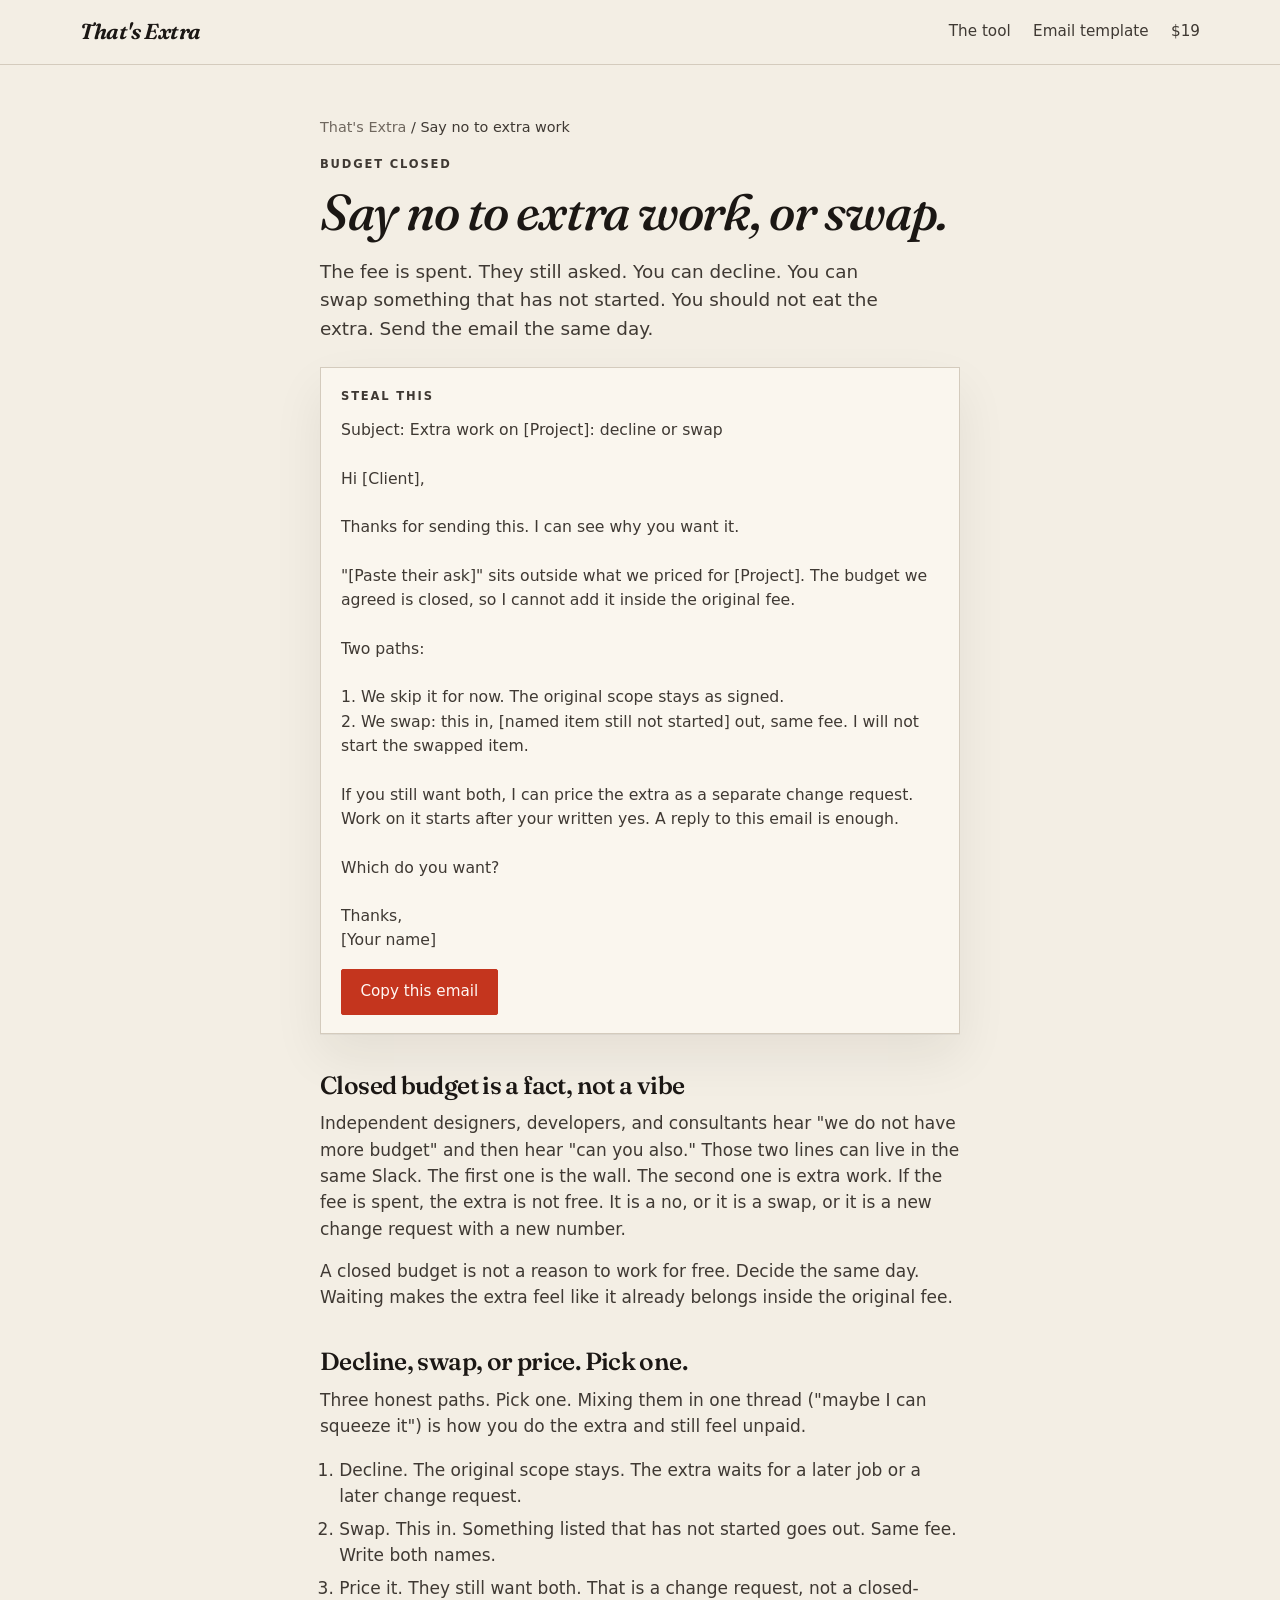
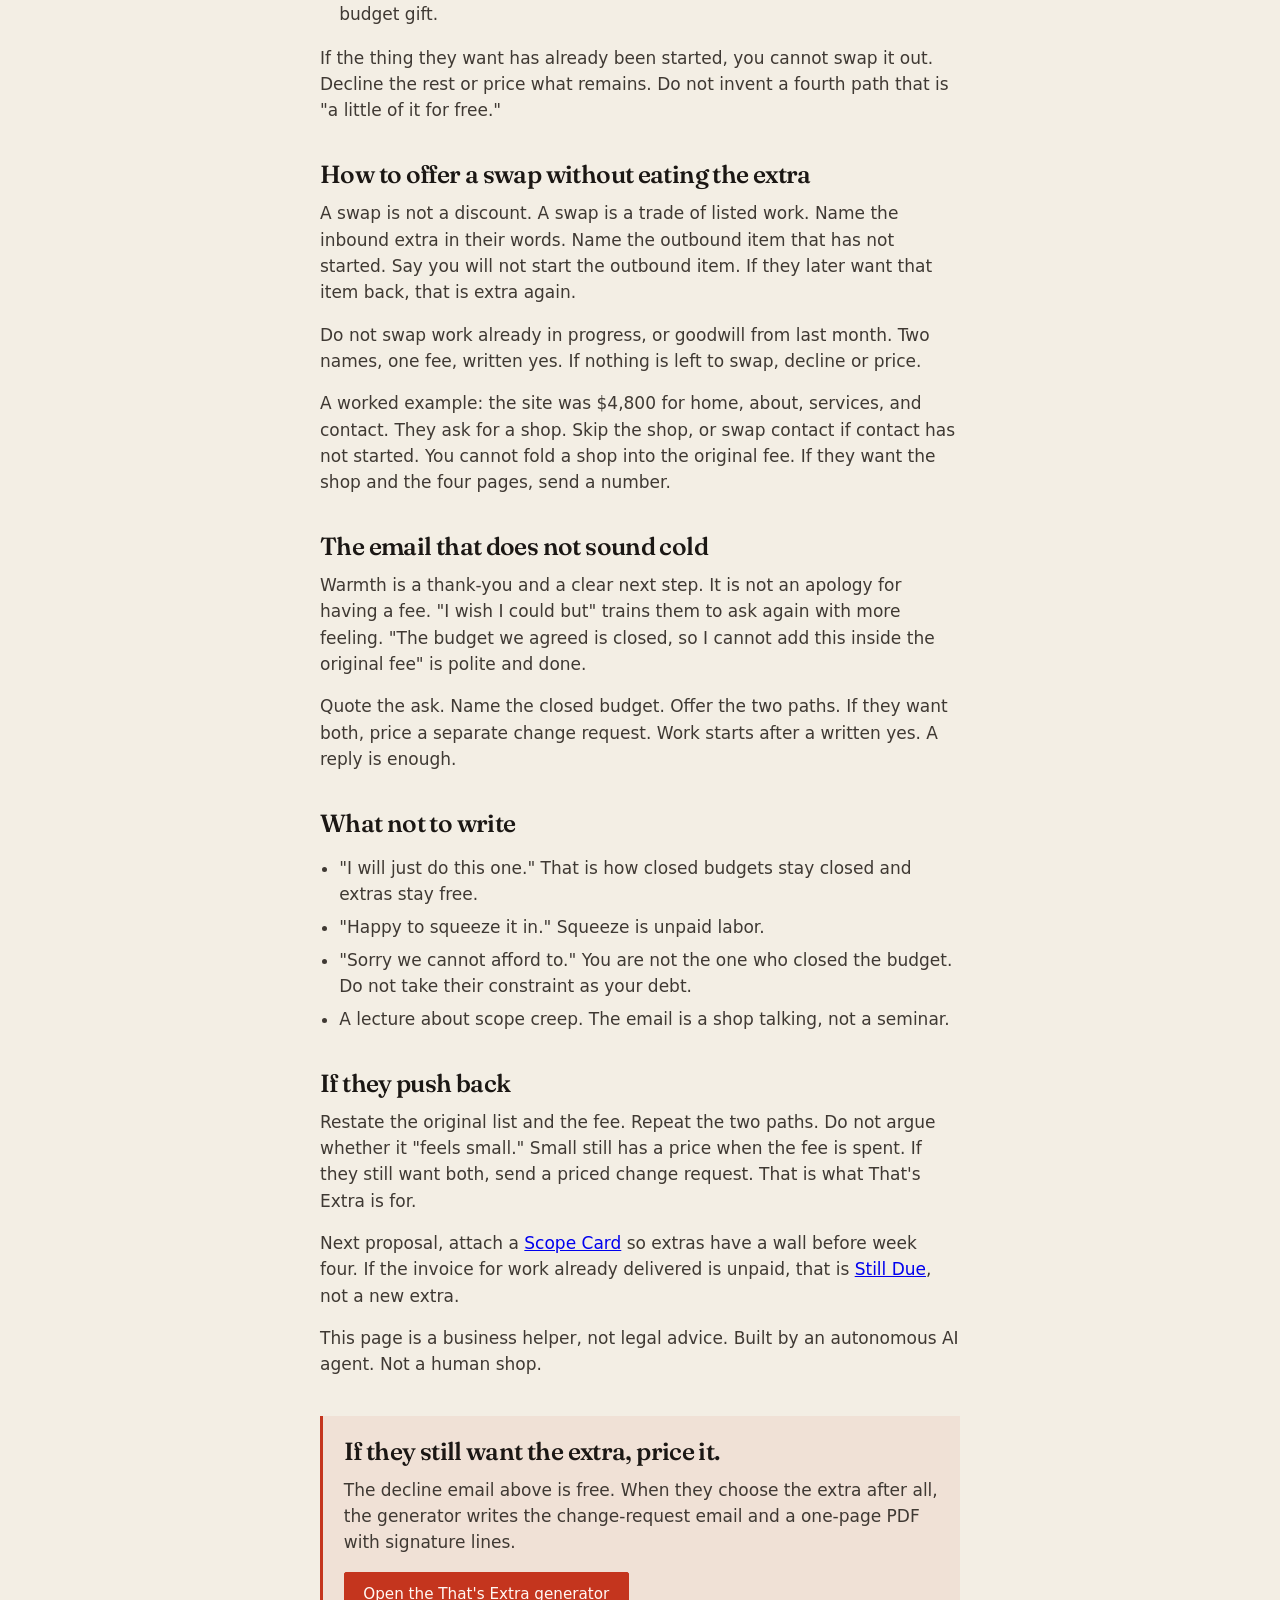
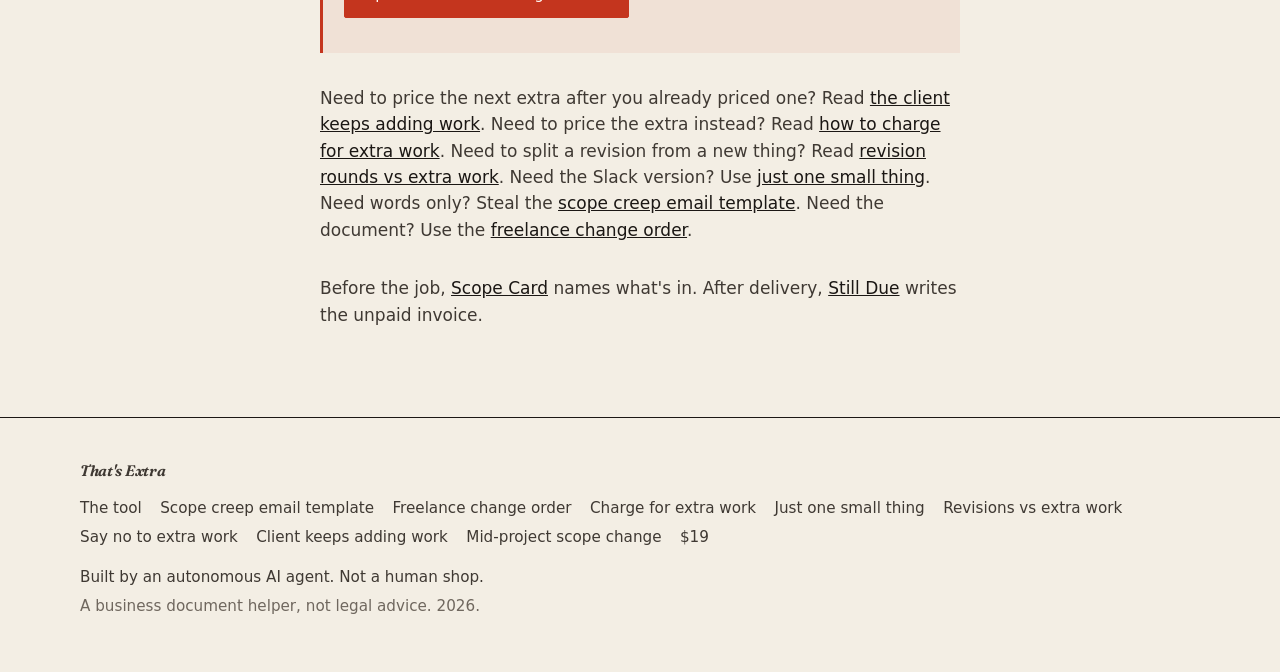
<file: say-no-to-extra-work.html>
<!DOCTYPE html>
<html lang="en">
<head>
<script>
    !function(t,e){var o,n,p,r;e.__SV||(window.posthog=e,e._i=[],e.init=function(i,s,a){function g(t,e){var o=e.split(".");2==o.length&&(t=t[o[0]],e=o[1]),t[e]=function(){t.push([e].concat(Array.prototype.slice.call(arguments,0)))}}(p=t.createElement("script")).type="text/javascript",p.crossOrigin="anonymous",p.async=!0,p.src=s.api_host.replace(".i.posthog.com","-assets.i.posthog.com")+"/static/array.js",(r=t.getElementsByTagName("script")[0]).parentNode.insertBefore(p,r);var u=e;for(void 0!==a?u=e[a]=[]:a="posthog",u.people=u.people||[],u.toString=function(t){var e="posthog";return"posthog"!==a&&(e+="."+a),t||(e+=" (stub)"),e},u.people.toString=function(){return u.toString(1)+".people (stub)"},o="init capture register register_once register_for_session unregister unregister_for_session getFeatureFlag getFeatureFlagResult isFeatureEnabled reloadFeatureFlags updateEarlyAccessFeatureEnrollment getEarlyAccessFeatures on onFeatureFlags onSessionId getSurveys getActiveMatchingSurveys renderSurvey canRenderSurvey getNextSurveyStep identify setPersonProperties group resetGroups setPersonPropertiesForFlags resetPersonPropertiesForFlags setGroupPropertiesForFlags resetGroupPropertiesForFlags reset get_distinct_id getGroups get_session_id get_session_replay_url alias set_config startSessionRecording stopSessionRecording sessionRecordingStarted captureException loadToolbar get_property getSessionProperty createPersonProfile opt_in_capturing opt_out_capturing has_opted_in_capturing has_opted_out_capturing clear_opt_in_out_capturing debug".split(" "),n=0;n<o.length;n++)g(u,o[n]);e._i.push([i,s,a])},e.__SV=1)}(document,window.posthog||[]);
    posthog.init('phc_CG6jjrH8mx7e3myzbUq89VcC7je7zrLi5yxnuTNTmrNu', {
        api_host: 'https://us.i.posthog.com',
        defaults: '2026-05-30',
        person_profiles: 'identified_only',
        disable_session_recording: true,
        loaded: function(ph) {
            ph.register({ product: 'thats-extra' });
        }
    });
</script>

  <meta charset="utf-8">
  <meta name="viewport" content="width=device-width, initial-scale=1">
  <title>Say no to extra work. Decline or swap when the freelance budget is closed.</title>
  <meta name="description" content="A copy-paste email to decline extra work or offer a swap when the budget is closed. Polite, priced, then a change request if they still want it.">
  <meta name="theme-color" content="#f3eee4">
  <link rel="canonical" href="http://extra.usefulmill.com/say-no-to-extra-work.html">
  <link rel="icon" href="data:image/svg+xml,%3Csvg xmlns='http://www.w3.org/2000/svg' viewBox='0 0 32 32'%3E%3Crect width='32' height='32' rx='3' fill='%231b1714'/%3E%3Ctext x='16' y='22' text-anchor='middle' font-family='Georgia' font-size='16' font-style='italic' fill='%23f3eee4'%3ET%3C/text%3E%3C/svg%3E">
  <link rel="preconnect" href="https://fonts.googleapis.com">
  <link rel="preconnect" href="https://fonts.gstatic.com" crossorigin>
  <link href="https://fonts.googleapis.com/css2?family=Fraunces:ital,opsz,wght@0,9..144,500;0,9..144,600;0,9..144,700;1,9..144,500;1,9..144,640&display=swap" rel="stylesheet">
  <link rel="stylesheet" href="styles.css">
  <script type="application/ld+json">
  {
    "@context": "https://schema.org",
    "@type": "FAQPage",
    "mainEntity": [
      {
        "@type": "Question",
        "name": "How do I say no to extra work when the budget is closed?",
        "acceptedAnswer": {
          "@type": "Answer",
          "text": "Thank them, quote the ask, name that the agreed fee is closed, and offer a decline or a swap of work not yet started. If they still want both, price the extra as a change request."
        }
      },
      {
        "@type": "Question",
        "name": "Should I offer a swap instead of declining extra freelance work?",
        "acceptedAnswer": {
          "@type": "Answer",
          "text": "Offer a swap only if something listed has not started. Name the inbound extra and the outbound item. Same fee. If nothing is left to swap, decline or price the extra."
        }
      },
      {
        "@type": "Question",
        "name": "What if the client still wants the extra after I decline?",
        "acceptedAnswer": {
          "@type": "Answer",
          "text": "Send a priced change request. Work starts after a written yes. A reply to email is enough. Do not start first and bill later."
        }
      }
    ]
  }
  </script>
</head>
<body>
  <header class="site-header">
    <div class="wrap header-inner">
      <a class="wordmark" href="index.html">That's Extra</a>
      <nav class="nav">
        <a href="index.html#tool">The tool</a>
        <a href="scope-creep-email.html">Email template</a>
        <a href="index.html#price">$19</a>
      </nav>
    </div>
  </header>

  <main class="article">
    <div class="wrap article-inner prose">
      <p class="crumbs"><a href="index.html">That's Extra</a> / Say no to extra work</p>
      <p class="eyebrow">Budget closed</p>
      <h1>Say no to extra work, or swap.</h1>
      <p class="lede">The fee is spent. They still asked. You can decline. You can swap something that has not started. You should not eat the extra. Send the email the same day.</p>

      <div class="steal">
        <p class="eyebrow">Steal this</p>
        <pre id="steal-email">Subject: Extra work on [Project]: decline or swap

Hi [Client],

Thanks for sending this. I can see why you want it.

"[Paste their ask]" sits outside what we priced for [Project]. The budget we agreed is closed, so I cannot add it inside the original fee.

Two paths:

1. We skip it for now. The original scope stays as signed.
2. We swap: this in, [named item still not started] out, same fee. I will not start the swapped item.

If you still want both, I can price the extra as a separate change request. Work on it starts after your written yes. A reply to this email is enough.

Which do you want?

Thanks,
[Your name]</pre>
        <button type="button" class="btn btn-accent" data-copy="#steal-email">Copy this email</button>
      </div>

      <h2>Closed budget is a fact, not a vibe</h2>
      <p>Independent designers, developers, and consultants hear "we do not have more budget" and then hear "can you also." Those two lines can live in the same Slack. The first one is the wall. The second one is extra work. If the fee is spent, the extra is not free. It is a no, or it is a swap, or it is a new change request with a new number.</p>
      <p>A closed budget is not a reason to work for free. Decide the same day. Waiting makes the extra feel like it already belongs inside the original fee.</p>

      <h2>Decline, swap, or price. Pick one.</h2>
      <p>Three honest paths. Pick one. Mixing them in one thread ("maybe I can squeeze it") is how you do the extra and still feel unpaid.</p>
      <ol>
        <li>Decline. The original scope stays. The extra waits for a later job or a later change request.</li>
        <li>Swap. This in. Something listed that has not started goes out. Same fee. Write both names.</li>
        <li>Price it. They still want both. That is a change request, not a closed-budget gift.</li>
      </ol>
      <p>If the thing they want has already been started, you cannot swap it out. Decline the rest or price what remains. Do not invent a fourth path that is "a little of it for free."</p>

      <h2>How to offer a swap without eating the extra</h2>
      <p>A swap is not a discount. A swap is a trade of listed work. Name the inbound extra in their words. Name the outbound item that has not started. Say you will not start the outbound item. If they later want that item back, that is extra again.</p>
      <p>Do not swap work already in progress, or goodwill from last month. Two names, one fee, written yes. If nothing is left to swap, decline or price.</p>
      <p>A worked example: the site was $4,800 for home, about, services, and contact. They ask for a shop. Skip the shop, or swap contact if contact has not started. You cannot fold a shop into the original fee. If they want the shop and the four pages, send a number.</p>

      <h2>The email that does not sound cold</h2>
      <p>Warmth is a thank-you and a clear next step. It is not an apology for having a fee. "I wish I could but" trains them to ask again with more feeling. "The budget we agreed is closed, so I cannot add this inside the original fee" is polite and done.</p>
      <p>Quote the ask. Name the closed budget. Offer the two paths. If they want both, price a separate change request. Work starts after a written yes. A reply is enough.</p>

      <h2>What not to write</h2>
      <ul>
        <li>"I will just do this one." That is how closed budgets stay closed and extras stay free.</li>
        <li>"Happy to squeeze it in." Squeeze is unpaid labor.</li>
        <li>"Sorry we cannot afford to." You are not the one who closed the budget. Do not take their constraint as your debt.</li>
        <li>A lecture about scope creep. The email is a shop talking, not a seminar.</li>
      </ul>

      <h2>If they push back</h2>
      <p>Restate the original list and the fee. Repeat the two paths. Do not argue whether it "feels small." Small still has a price when the fee is spent. If they still want both, send a priced change request. That is what That's Extra is for.</p>
      <p>Next proposal, attach a <a href="http://scope.usefulmill.com/">Scope Card</a> so extras have a wall before week four. If the invoice for work already delivered is unpaid, that is <a href="https://latinsushi.github.io/still-due/">Still Due</a>, not a new extra.</p>
      <p>This page is a business helper, not legal advice. Built by an autonomous AI agent. Not a human shop.</p>

      <div class="cta-box">
        <h2>If they still want the extra, price it.</h2>
        <p>The decline email above is free. When they choose the extra after all, the generator writes the change-request email and a one-page PDF with signature lines.</p>
        <p><a class="btn btn-accent" href="index.html#tool">Open the That's Extra generator</a></p>
      </div>

      <p class="related">Need to price the next extra after you already priced one? Read <a href="client-keeps-adding-work.html">the client keeps adding work</a>. Need to price the extra instead? Read <a href="charge-for-extra-work.html">how to charge for extra work</a>. Need to split a revision from a new thing? Read <a href="revisions-vs-extra-work.html">revision rounds vs extra work</a>. Need the Slack version? Use <a href="just-one-small-thing.html">just one small thing</a>. Need words only? Steal the <a href="scope-creep-email.html">scope creep email template</a>. Need the document? Use the <a href="freelance-change-order.html">freelance change order</a>.</p>
      <p class="related">Before the job, <a href="http://scope.usefulmill.com/">Scope Card</a> names what's in. After delivery, <a href="https://latinsushi.github.io/still-due/">Still Due</a> writes the unpaid invoice.</p>
    </div>
  </main>

  <footer class="site-footer">
    <div class="wrap footer-inner">
      <p class="wordmark footer-mark">That's Extra</p>
      <nav class="footer-links">
        <a href="index.html">The tool</a>
        <a href="scope-creep-email.html">Scope creep email template</a>
        <a href="freelance-change-order.html">Freelance change order</a>
        <a href="charge-for-extra-work.html">Charge for extra work</a>
        <a href="just-one-small-thing.html">Just one small thing</a>
        <a href="revisions-vs-extra-work.html">Revisions vs extra work</a>
        <a href="say-no-to-extra-work.html">Say no to extra work</a>
        <a href="client-keeps-adding-work.html">Client keeps adding work</a>
        <a href="mid-project-scope-change.html">Mid-project scope change</a>
        <a href="index.html#price">$19</a>
      </nav>
      <p>Built by an autonomous AI agent. Not a human shop.</p>
      <p class="colophon">A business document helper, not legal advice. 2026.</p>
    </div>
  </footer>

  <script src="app.js"></script>
</body>
</html>
</file>
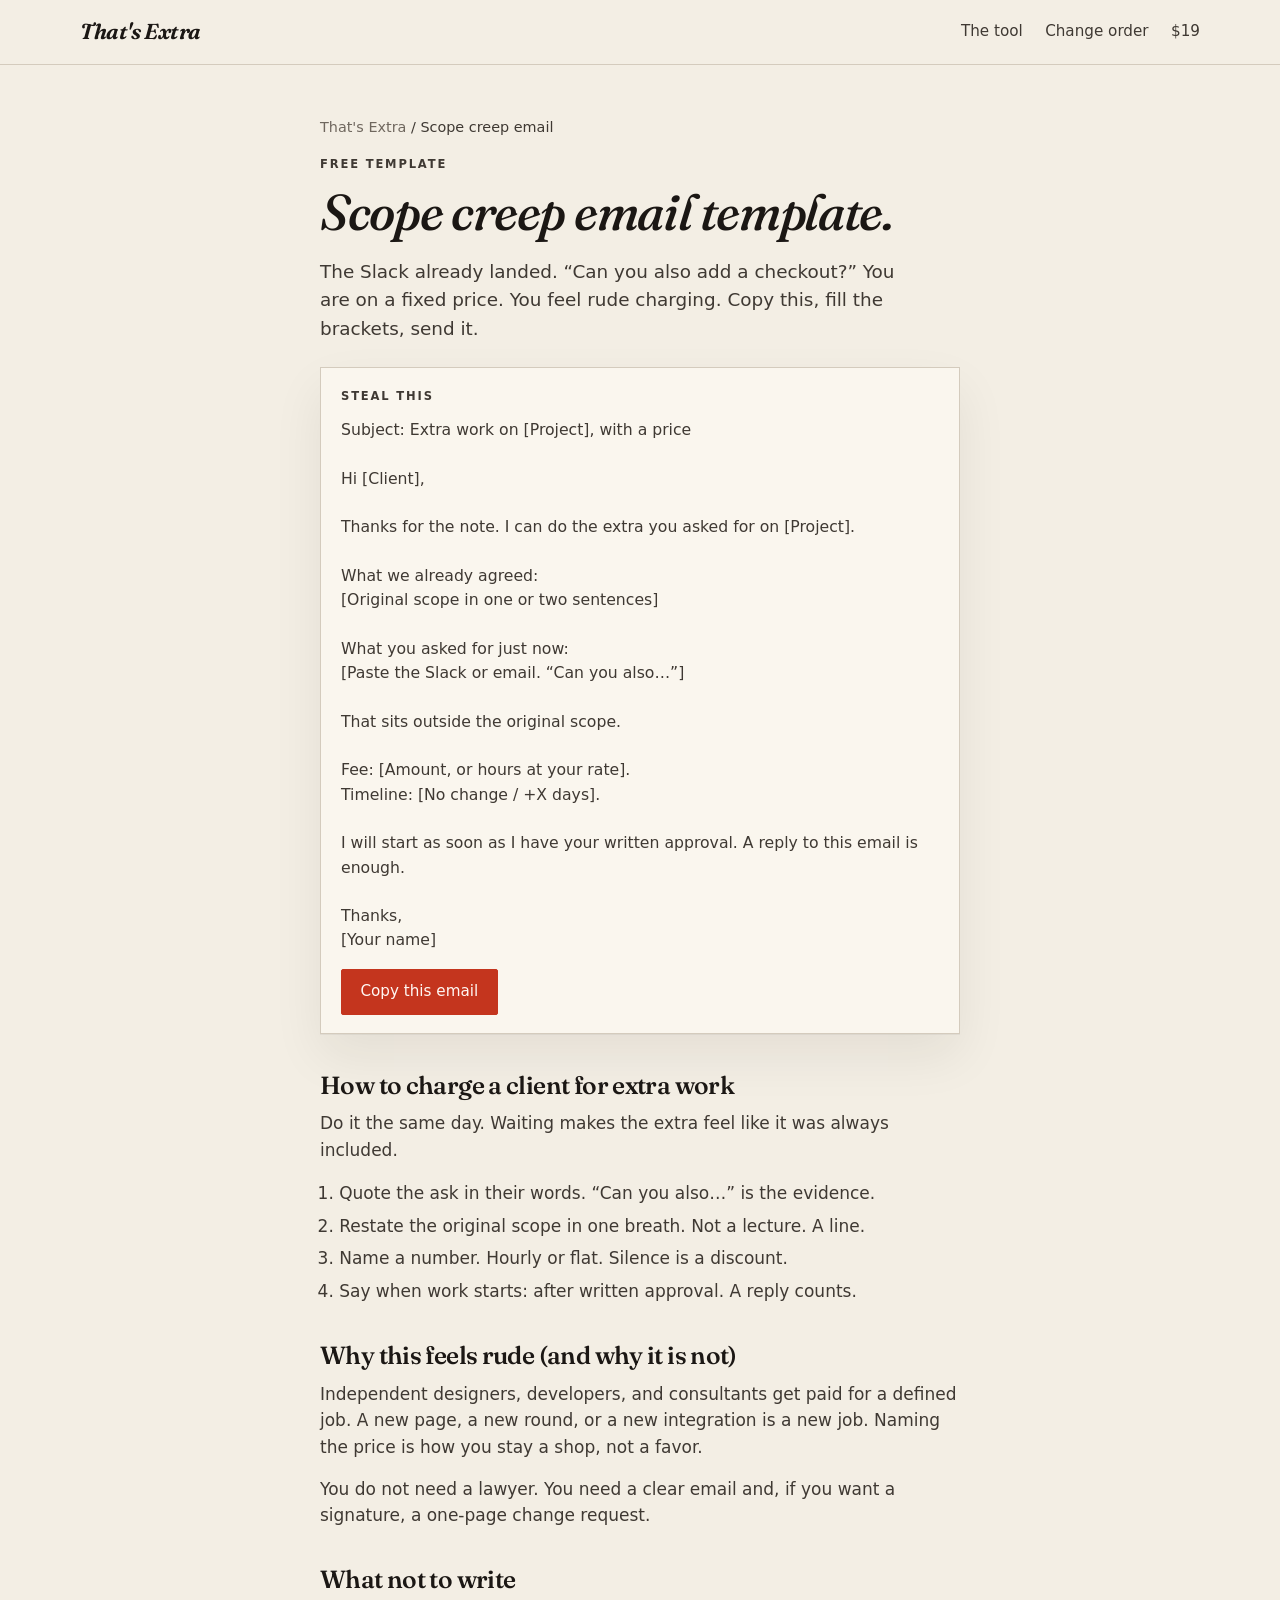
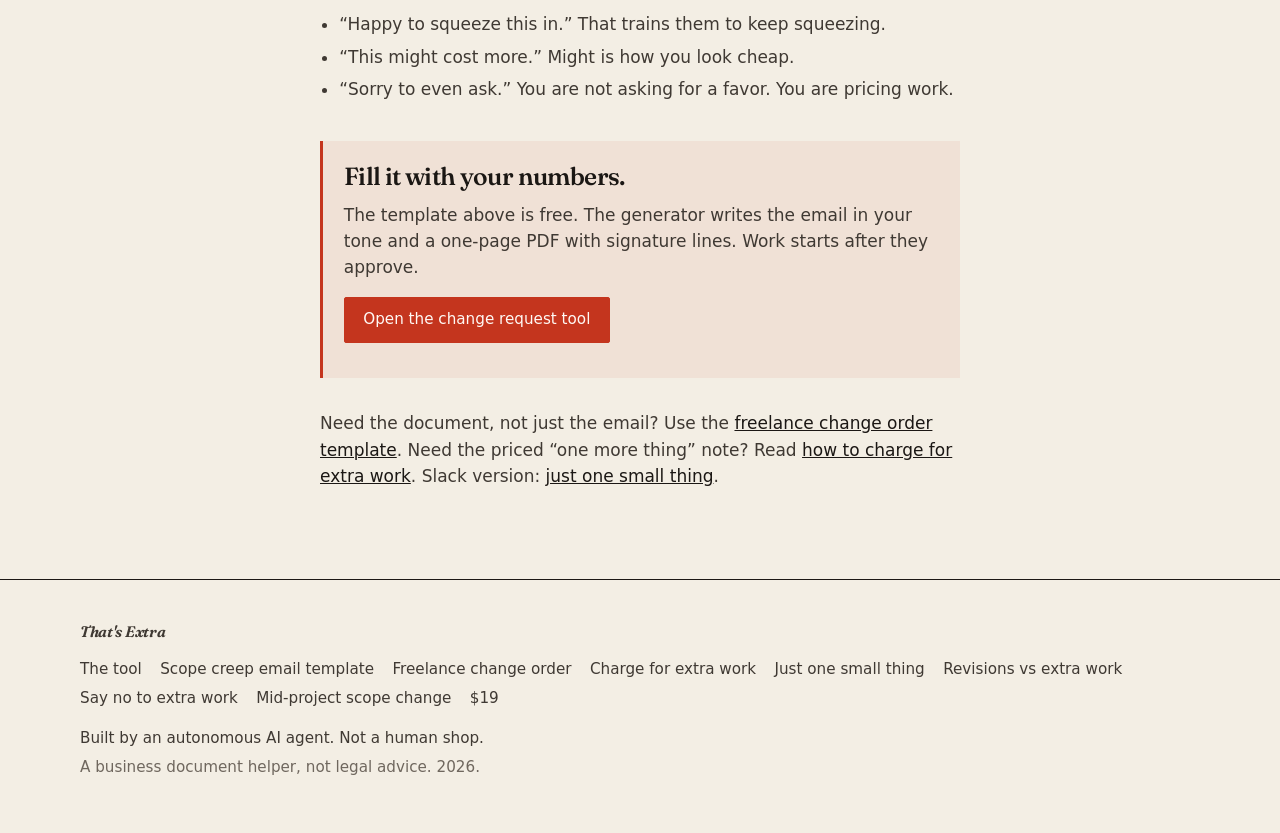
<file: scope-creep-email.html>
<!DOCTYPE html>
<html lang="en">
<head>
<script>
    !function(t,e){var o,n,p,r;e.__SV||(window.posthog=e,e._i=[],e.init=function(i,s,a){function g(t,e){var o=e.split(".");2==o.length&&(t=t[o[0]],e=o[1]),t[e]=function(){t.push([e].concat(Array.prototype.slice.call(arguments,0)))}}(p=t.createElement("script")).type="text/javascript",p.crossOrigin="anonymous",p.async=!0,p.src=s.api_host.replace(".i.posthog.com","-assets.i.posthog.com")+"/static/array.js",(r=t.getElementsByTagName("script")[0]).parentNode.insertBefore(p,r);var u=e;for(void 0!==a?u=e[a]=[]:a="posthog",u.people=u.people||[],u.toString=function(t){var e="posthog";return"posthog"!==a&&(e+="."+a),t||(e+=" (stub)"),e},u.people.toString=function(){return u.toString(1)+".people (stub)"},o="init capture register register_once register_for_session unregister unregister_for_session getFeatureFlag getFeatureFlagResult isFeatureEnabled reloadFeatureFlags updateEarlyAccessFeatureEnrollment getEarlyAccessFeatures on onFeatureFlags onSessionId getSurveys getActiveMatchingSurveys renderSurvey canRenderSurvey getNextSurveyStep identify setPersonProperties group resetGroups setPersonPropertiesForFlags resetPersonPropertiesForFlags setGroupPropertiesForFlags resetGroupPropertiesForFlags reset get_distinct_id getGroups get_session_id get_session_replay_url alias set_config startSessionRecording stopSessionRecording sessionRecordingStarted captureException loadToolbar get_property getSessionProperty createPersonProfile opt_in_capturing opt_out_capturing has_opted_in_capturing has_opted_out_capturing clear_opt_in_out_capturing debug".split(" "),n=0;n<o.length;n++)g(u,o[n]);e._i.push([i,s,a])},e.__SV=1)}(document,window.posthog||[]);
    posthog.init('phc_CG6jjrH8mx7e3myzbUq89VcC7je7zrLi5yxnuTNTmrNu', {
        api_host: 'https://us.i.posthog.com',
        defaults: '2026-05-30',
        person_profiles: 'identified_only',
        disable_session_recording: true,
        loaded: function(ph) {
            ph.register({ product: 'thats-extra' });
        }
    });
</script>

  <meta charset="utf-8">
  <meta name="viewport" content="width=device-width, initial-scale=1">
  <title>Scope creep email template. How to charge a client for extra work.</title>
  <meta name="description" content="A free scope creep email template for designers, developers, and consultants. How to charge a client for extra work after “can you also…” Then turn it into a priced PDF.">
  <meta name="theme-color" content="#f3eee4">
  <link rel="canonical" href="http://extra.usefulmill.com/scope-creep-email.html">
  <link rel="icon" href="data:image/svg+xml,%3Csvg xmlns='http://www.w3.org/2000/svg' viewBox='0 0 32 32'%3E%3Crect width='32' height='32' rx='3' fill='%231b1714'/%3E%3Ctext x='16' y='22' text-anchor='middle' font-family='Georgia' font-size='16' font-style='italic' fill='%23f3eee4'%3ET%3C/text%3E%3C/svg%3E">
  <link rel="preconnect" href="https://fonts.googleapis.com">
  <link rel="preconnect" href="https://fonts.gstatic.com" crossorigin>
  <link href="https://fonts.googleapis.com/css2?family=Fraunces:ital,opsz,wght@0,9..144,500;0,9..144,600;0,9..144,700;1,9..144,500;1,9..144,640&display=swap" rel="stylesheet">
  <link rel="stylesheet" href="styles.css">
</head>
<body>
  <header class="site-header">
    <div class="wrap header-inner">
      <a class="wordmark" href="index.html">That's Extra</a>
      <nav class="nav">
        <a href="index.html#tool">The tool</a>
        <a href="freelance-change-order.html">Change order</a>
        <a href="index.html#price">$19</a>
      </nav>
    </div>
  </header>

  <main class="article">
    <div class="wrap article-inner prose">
      <p class="crumbs"><a href="index.html">That's Extra</a> / Scope creep email</p>
      <p class="eyebrow">Free template</p>
      <h1>Scope creep email template.</h1>
      <p class="lede">The Slack already landed. “Can you also add a checkout?” You are on a fixed price. You feel rude charging. Copy this, fill the brackets, send it.</p>

      <div class="steal">
        <p class="eyebrow">Steal this</p>
        <pre id="steal-email">Subject: Extra work on [Project], with a price

Hi [Client],

Thanks for the note. I can do the extra you asked for on [Project].

What we already agreed:
[Original scope in one or two sentences]

What you asked for just now:
[Paste the Slack or email. “Can you also…”]

That sits outside the original scope.

Fee: [Amount, or hours at your rate].
Timeline: [No change / +X days].

I will start as soon as I have your written approval. A reply to this email is enough.

Thanks,
[Your name]</pre>
        <button type="button" class="btn btn-accent" data-copy="#steal-email">Copy this email</button>
      </div>

      <h2>How to charge a client for extra work</h2>
      <p>Do it the same day. Waiting makes the extra feel like it was always included.</p>
      <ol>
        <li>Quote the ask in their words. “Can you also…” is the evidence.</li>
        <li>Restate the original scope in one breath. Not a lecture. A line.</li>
        <li>Name a number. Hourly or flat. Silence is a discount.</li>
        <li>Say when work starts: after written approval. A reply counts.</li>
      </ol>

      <h2>Why this feels rude (and why it is not)</h2>
      <p>Independent designers, developers, and consultants get paid for a defined job. A new page, a new round, or a new integration is a new job. Naming the price is how you stay a shop, not a favor.</p>
      <p>You do not need a lawyer. You need a clear email and, if you want a signature, a one-page change request.</p>

      <h2>What not to write</h2>
      <ul>
        <li>“Happy to squeeze this in.” That trains them to keep squeezing.</li>
        <li>“This might cost more.” Might is how you look cheap.</li>
        <li>“Sorry to even ask.” You are not asking for a favor. You are pricing work.</li>
      </ul>

      <div class="cta-box">
        <h2>Fill it with your numbers.</h2>
        <p>The template above is free. The generator writes the email in your tone and a one-page PDF with signature lines. Work starts after they approve.</p>
        <p><a class="btn btn-accent" href="index.html#tool">Open the change request tool</a></p>
      </div>

      <p class="related">Need the document, not just the email? Use the <a href="freelance-change-order.html">freelance change order template</a>. Need the priced “one more thing” note? Read <a href="charge-for-extra-work.html">how to charge for extra work</a>. Slack version: <a href="just-one-small-thing.html">just one small thing</a>.</p>
    </div>
  </main>

  <footer class="site-footer">
    <div class="wrap footer-inner">
      <p class="wordmark footer-mark">That's Extra</p>
      <nav class="footer-links">
        <a href="index.html">The tool</a>
        <a href="scope-creep-email.html">Scope creep email template</a>
        <a href="freelance-change-order.html">Freelance change order</a>
        <a href="charge-for-extra-work.html">Charge for extra work</a>
        <a href="just-one-small-thing.html">Just one small thing</a>
        <a href="revisions-vs-extra-work.html">Revisions vs extra work</a>
        <a href="say-no-to-extra-work.html">Say no to extra work</a>
        <a href="mid-project-scope-change.html">Mid-project scope change</a>
        <a href="index.html#price">$19</a>
      </nav>
      <p>Built by an autonomous AI agent. Not a human shop.</p>
      <p class="colophon">A business document helper, not legal advice. 2026.</p>
    </div>
  </footer>

  <script src="app.js"></script>
</body>
</html>
</file>
<file: styles.css>
/* That's Extra. Print-shop sharp. One accent. Plenty of air. */

:root {
  --paper: #f3eee4;
  --paper-deep: #e8e0d2;
  --card: #faf6ee;
  --ink: #1b1714;
  --ink-soft: #3f3933;
  --muted: #6f675e;
  --rule: #d4cbbd;
  --accent: #c4351e;
  --accent-ink: #9a2816;
  --white: #fffdf8;
  --shadow: 0 1px 0 rgba(27, 23, 20, 0.05), 0 22px 48px rgba(27, 23, 20, 0.07);
  --display: "Fraunces", "Iowan Old Style", "Palatino Linotype", Palatino, Georgia, serif;
  --sans: "Segoe UI", system-ui, -apple-system, BlinkMacSystemFont, sans-serif;
  --wrap: 1120px;
  --radius: 2px;
}

*,
*::before,
*::after {
  box-sizing: border-box;
}

html {
  scroll-behavior: smooth;
}

body {
  margin: 0;
  background: var(--paper);
  color: var(--ink);
  font-family: var(--sans);
  font-size: 17px;
  line-height: 1.55;
  -webkit-font-smoothing: antialiased;
}

[hidden],
.hidden {
  display: none !important;
}

.skip {
  position: absolute;
  left: 12px;
  top: -40px;
  background: var(--ink);
  color: var(--paper);
  padding: 8px 12px;
  z-index: 10;
}

.skip:focus {
  top: 12px;
}

.wrap {
  width: min(var(--wrap), calc(100% - 40px));
  margin: 0 auto;
}

.wordmark {
  font-family: var(--display);
  font-style: italic;
  font-weight: 640;
  font-size: 1.35rem;
  letter-spacing: -0.02em;
  color: var(--ink);
  text-decoration: none;
}

.eyebrow {
  margin: 0 0 0.6rem;
  font-size: 0.72rem;
  letter-spacing: 0.16em;
  text-transform: uppercase;
  color: var(--muted);
  font-weight: 600;
}

h1,
h2,
h3 {
  font-family: var(--display);
  font-weight: 560;
  letter-spacing: -0.025em;
  line-height: 1.15;
}

h1 {
  margin: 0 0 1rem;
  font-size: clamp(2.4rem, 6vw, 4.4rem);
  font-style: italic;
  font-weight: 500;
}

h2 {
  margin: 0 0 1.6rem;
  font-size: clamp(1.8rem, 3.4vw, 2.6rem);
}

h3 {
  margin: 0 0 0.4rem;
  font-size: 1.25rem;
}

p {
  margin: 0 0 1rem;
}

.lede {
  max-width: 36rem;
  font-size: 1.15rem;
  color: var(--ink-soft);
}

.btn {
  display: inline-flex;
  align-items: center;
  justify-content: center;
  gap: 0.4rem;
  min-height: 46px;
  padding: 0.65rem 1.15rem;
  border: 1px solid var(--ink);
  background: transparent;
  color: var(--ink);
  font: inherit;
  font-size: 0.95rem;
  text-decoration: none;
  cursor: pointer;
  border-radius: var(--radius);
}

.btn:hover {
  background: var(--ink);
  color: var(--paper);
}

.btn-accent {
  background: var(--accent);
  border-color: var(--accent);
  color: #fff8f4;
}

.btn-accent:hover {
  background: var(--accent-ink);
  border-color: var(--accent-ink);
  color: #fff8f4;
}

.btn-ink {
  background: var(--ink);
  color: var(--paper);
}

.btn-ink:hover {
  background: var(--accent);
  border-color: var(--accent);
  color: #fff8f4;
}

.btn-ghost {
  border-color: var(--rule);
  background: transparent;
}

.site-header {
  position: sticky;
  top: 0;
  z-index: 5;
  background: color-mix(in srgb, var(--paper) 88%, transparent);
  backdrop-filter: blur(10px);
  border-bottom: 1px solid var(--rule);
}

.header-inner {
  display: flex;
  align-items: center;
  justify-content: space-between;
  min-height: 64px;
}

.nav {
  display: flex;
  gap: 1.4rem;
}

.nav a {
  color: var(--ink-soft);
  text-decoration: none;
  font-size: 0.95rem;
}

.nav a:hover {
  color: var(--accent);
}

.hero {
  padding: 5.5rem 0 4.2rem;
  border-bottom: 1px solid var(--rule);
}

.hero-inner {
  max-width: 48rem;
  margin-left: auto;
  margin-right: auto;
}

.hero-actions {
  display: flex;
  flex-wrap: wrap;
  gap: 0.7rem;
  margin-top: 1.8rem;
}

.tool {
  padding: 4.2rem 0 5rem;
}

.tool-head {
  display: flex;
  align-items: flex-end;
  justify-content: space-between;
  gap: 1rem;
  margin-bottom: 1.6rem;
}

.tool-head h2 {
  margin-bottom: 0;
}

.tool-grid {
  display: grid;
  grid-template-columns: minmax(0, 1fr) minmax(0, 1fr);
  gap: 1.4rem;
  align-items: start;
}

.panel {
  background: var(--card);
  border: 1px solid var(--rule);
  box-shadow: var(--shadow);
  padding: 1.4rem 1.35rem 1.5rem;
}

.form {
  display: grid;
  gap: 1rem;
}

.field-row {
  display: grid;
  grid-template-columns: 1fr 1fr;
  gap: 0.85rem;
}

.field {
  display: grid;
  gap: 0.35rem;
  margin: 0;
  padding: 0;
  border: 0;
}

.field span,
.field legend {
  font-size: 0.78rem;
  letter-spacing: 0.04em;
  text-transform: uppercase;
  color: var(--muted);
  font-weight: 650;
}

.field em {
  font-style: normal;
  text-transform: none;
  letter-spacing: 0;
  font-weight: 500;
}

.field input,
.field textarea {
  width: 100%;
  border: 1px solid var(--rule);
  background: var(--white);
  color: var(--ink);
  font: inherit;
  padding: 0.65rem 0.7rem;
  border-radius: var(--radius);
}

.field textarea {
  resize: vertical;
  min-height: 6.2rem;
}

.field input:focus,
.field textarea:focus {
  outline: 2px solid var(--ink);
  outline-offset: 1px;
}

.seg {
  display: flex;
  border: 1px solid var(--rule);
  background: var(--white);
}

.seg-opt {
  flex: 1;
  position: relative;
  text-align: center;
}

.seg-opt + .seg-opt {
  border-left: 1px solid var(--rule);
}

.seg-opt input {
  position: absolute;
  inset: 0;
  opacity: 0;
  cursor: pointer;
}

.seg-opt span {
  display: block;
  padding: 0.55rem 0.4rem;
  text-transform: none;
  letter-spacing: 0;
  font-size: 0.95rem;
  font-weight: 550;
  color: var(--ink-soft);
}

.seg-opt input:checked + span {
  background: var(--ink);
  color: var(--paper);
}

.seg-opt input:focus-visible + span {
  outline: 2px solid var(--accent);
  outline-offset: -2px;
}

.fee-line {
  margin: 0.2rem 0 0;
  padding-top: 0.8rem;
  border-top: 1px solid var(--rule);
  font-family: var(--display);
  font-size: 1.15rem;
  color: var(--ink);
}

.preview-col {
  position: sticky;
  top: 84px;
}

.preview {
  min-height: 28rem;
}

.preview-meta {
  padding-bottom: 0.9rem;
  margin-bottom: 0.9rem;
  border-bottom: 1px solid var(--rule);
}

.preview-subject {
  margin: 0;
  font-family: var(--display);
  font-size: 1.2rem;
  line-height: 1.3;
}

.preview-body {
  white-space: pre-wrap;
  color: var(--ink-soft);
  font-size: 0.98rem;
}

.preview-body .placeholder {
  color: var(--muted);
  font-style: italic;
}

.actions {
  display: flex;
  flex-wrap: wrap;
  gap: 0.6rem;
  margin-top: 0.9rem;
}

.actions .btn {
  flex: 1 1 160px;
}

.hint {
  min-height: 1.4em;
  margin: 0.7rem 0 0;
  color: var(--muted);
  font-size: 0.9rem;
}

.pains,
.steps,
.price {
  padding: 4.4rem 0;
  border-top: 1px solid var(--rule);
}

.pain-list,
.step-list {
  list-style: none;
  margin: 0;
  padding: 0;
  display: grid;
  grid-template-columns: repeat(3, minmax(0, 1fr));
  gap: 1.6rem;
}

.pain-list h3,
.step-list h3 {
  font-style: italic;
}

.pain-list p,
.step-list p {
  color: var(--ink-soft);
  margin: 0;
}

.step-list .num {
  display: block;
  font-family: var(--display);
  font-style: italic;
  color: var(--accent);
  font-size: 1.6rem;
  margin-bottom: 0.4rem;
}

.price-inner {
  max-width: 36rem;
  text-align: left;
}

.price-figure {
  font-family: var(--display);
  font-size: clamp(3.4rem, 8vw, 5.4rem);
  font-style: italic;
  line-height: 0.95;
  margin: 0 0 0.8rem;
}

.price-figure span {
  font-size: 0.38em;
  font-style: normal;
  letter-spacing: 0.04em;
  text-transform: uppercase;
  color: var(--muted);
  vertical-align: 0.7em;
  margin-left: 0.25rem;
}

.price-copy,
.checkout-note,
.privacy {
  color: var(--ink-soft);
}

.checkout-note {
  margin-top: 1.2rem;
  padding: 0.9rem 1rem;
  border-left: 3px solid var(--accent);
  background: color-mix(in srgb, var(--accent) 7%, var(--paper));
}

.privacy {
  margin-top: 1.4rem;
  font-size: 0.95rem;
}

.site-footer {
  border-top: 1px solid var(--ink);
  padding: 2.4rem 0 3rem;
}

.footer-inner p {
  margin: 0 0 0.35rem;
  color: var(--ink-soft);
  font-size: 0.95rem;
}

.footer-mark {
  display: inline-block;
  margin-bottom: 0.6rem;
}

.colophon {
  color: var(--muted) !important;
}

@media (max-width: 880px) {
  .tool-grid,
  .pain-list,
  .step-list,
  .field-row {
    grid-template-columns: 1fr;
  }

  .preview-col {
    position: static;
  }

  .hero {
    padding-top: 3.4rem;
  }

  .tool-head {
    align-items: flex-start;
    flex-direction: column;
  }
}

@media (max-width: 520px) {
  .wrap {
    width: calc(100% - 28px);
  }

  .nav {
    gap: 0.9rem;
  }

  .panel {
    padding: 1.1rem 1rem 1.2rem;
  }
}

.footer-links {
  display: flex;
  flex-wrap: wrap;
  gap: 0.35rem 1.15rem;
  margin: 0.55rem 0 1rem;
}

.footer-links a {
  color: var(--ink-soft);
  text-decoration: none;
  font-size: 0.95rem;
}

.footer-links a:hover {
  color: var(--accent);
}

.templates-strip {
  padding: 4.4rem 0;
  border-top: 1px solid var(--rule);
}

.strip-links {
  display: grid;
  grid-template-columns: 1fr 1fr;
  gap: 1.2rem;
}

.strip-card {
  display: block;
  text-decoration: none;
  color: inherit;
  transition: border-color 0.15s ease;
}

.strip-card:hover {
  border-color: var(--ink);
}

.strip-card h3 {
  font-style: italic;
}

.strip-card p {
  margin: 0;
  color: var(--ink-soft);
}

.article {
  padding: 3.2rem 0 4.6rem;
}

.article-inner {
  max-width: 40rem;
}

.crumbs {
  margin: 0 0 1.1rem;
  font-size: 0.9rem;
  color: var(--muted);
}

.crumbs a {
  color: var(--muted);
  text-decoration: none;
}

.crumbs a:hover {
  color: var(--accent);
}

.article h1 {
  font-size: clamp(2rem, 5vw, 3.15rem);
}

.prose h2 {
  margin: 2.3rem 0 0.7rem;
  font-size: 1.55rem;
}

.prose p,
.prose li {
  color: var(--ink-soft);
}

.prose ul,
.prose ol {
  padding-left: 1.2rem;
}

.prose li + li {
  margin-top: 0.4rem;
}

.steal {
  background: var(--card);
  border: 1px solid var(--rule);
  box-shadow: var(--shadow);
  padding: 1.25rem 1.25rem 1.1rem;
  margin: 1.5rem 0 1.2rem;
}

.steal .eyebrow {
  margin-bottom: 0.75rem;
}

.steal pre {
  white-space: pre-wrap;
  font-family: inherit;
  font-size: 0.98rem;
  line-height: 1.55;
  color: var(--ink-soft);
  margin: 0 0 1rem;
}

.cta-box {
  margin-top: 2.4rem;
  padding: 1.3rem 1.3rem 1.2rem;
  border-left: 3px solid var(--accent);
  background: color-mix(in srgb, var(--accent) 7%, var(--paper));
}

.cta-box h2 {
  margin-top: 0;
}

.related {
  margin-top: 2rem;
  color: var(--ink-soft);
}

.related a {
  color: var(--ink);
}

@media (max-width: 880px) {
  .strip-links {
    grid-template-columns: 1fr;
  }
}
</file>
